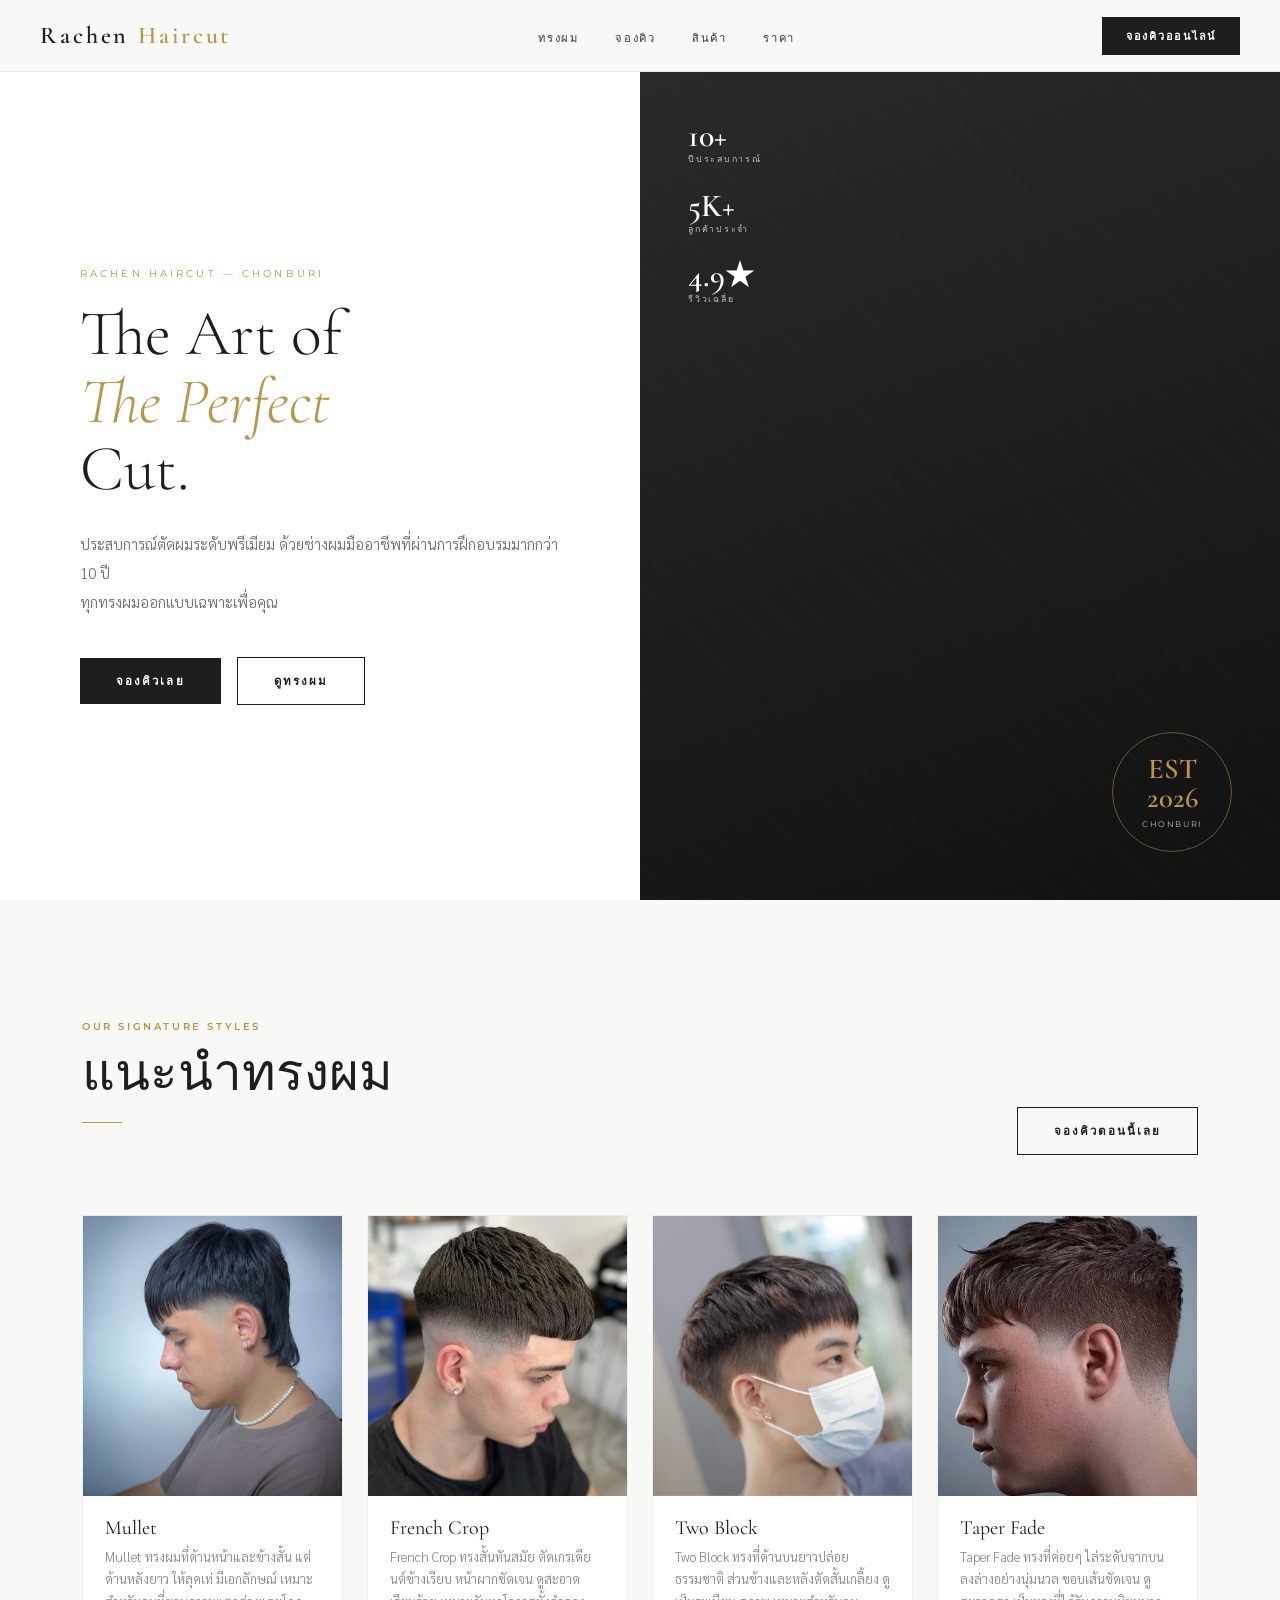
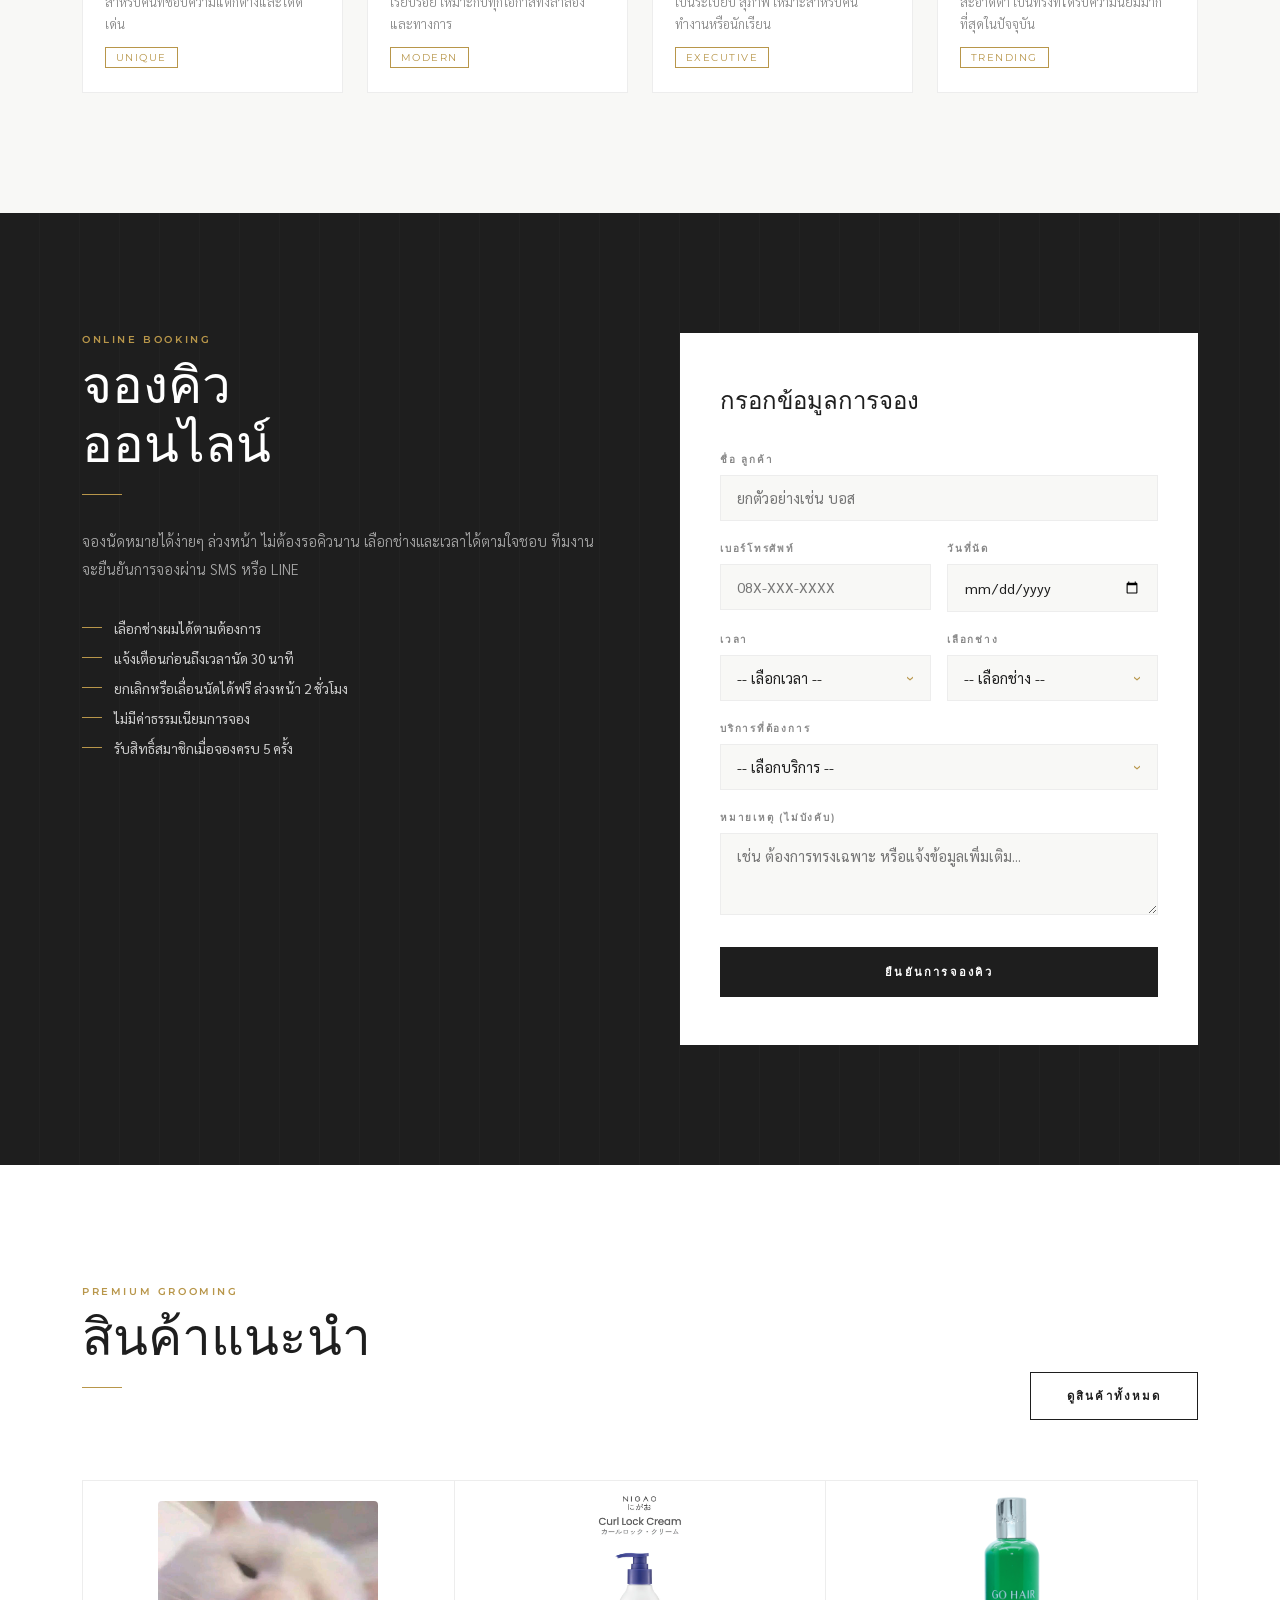
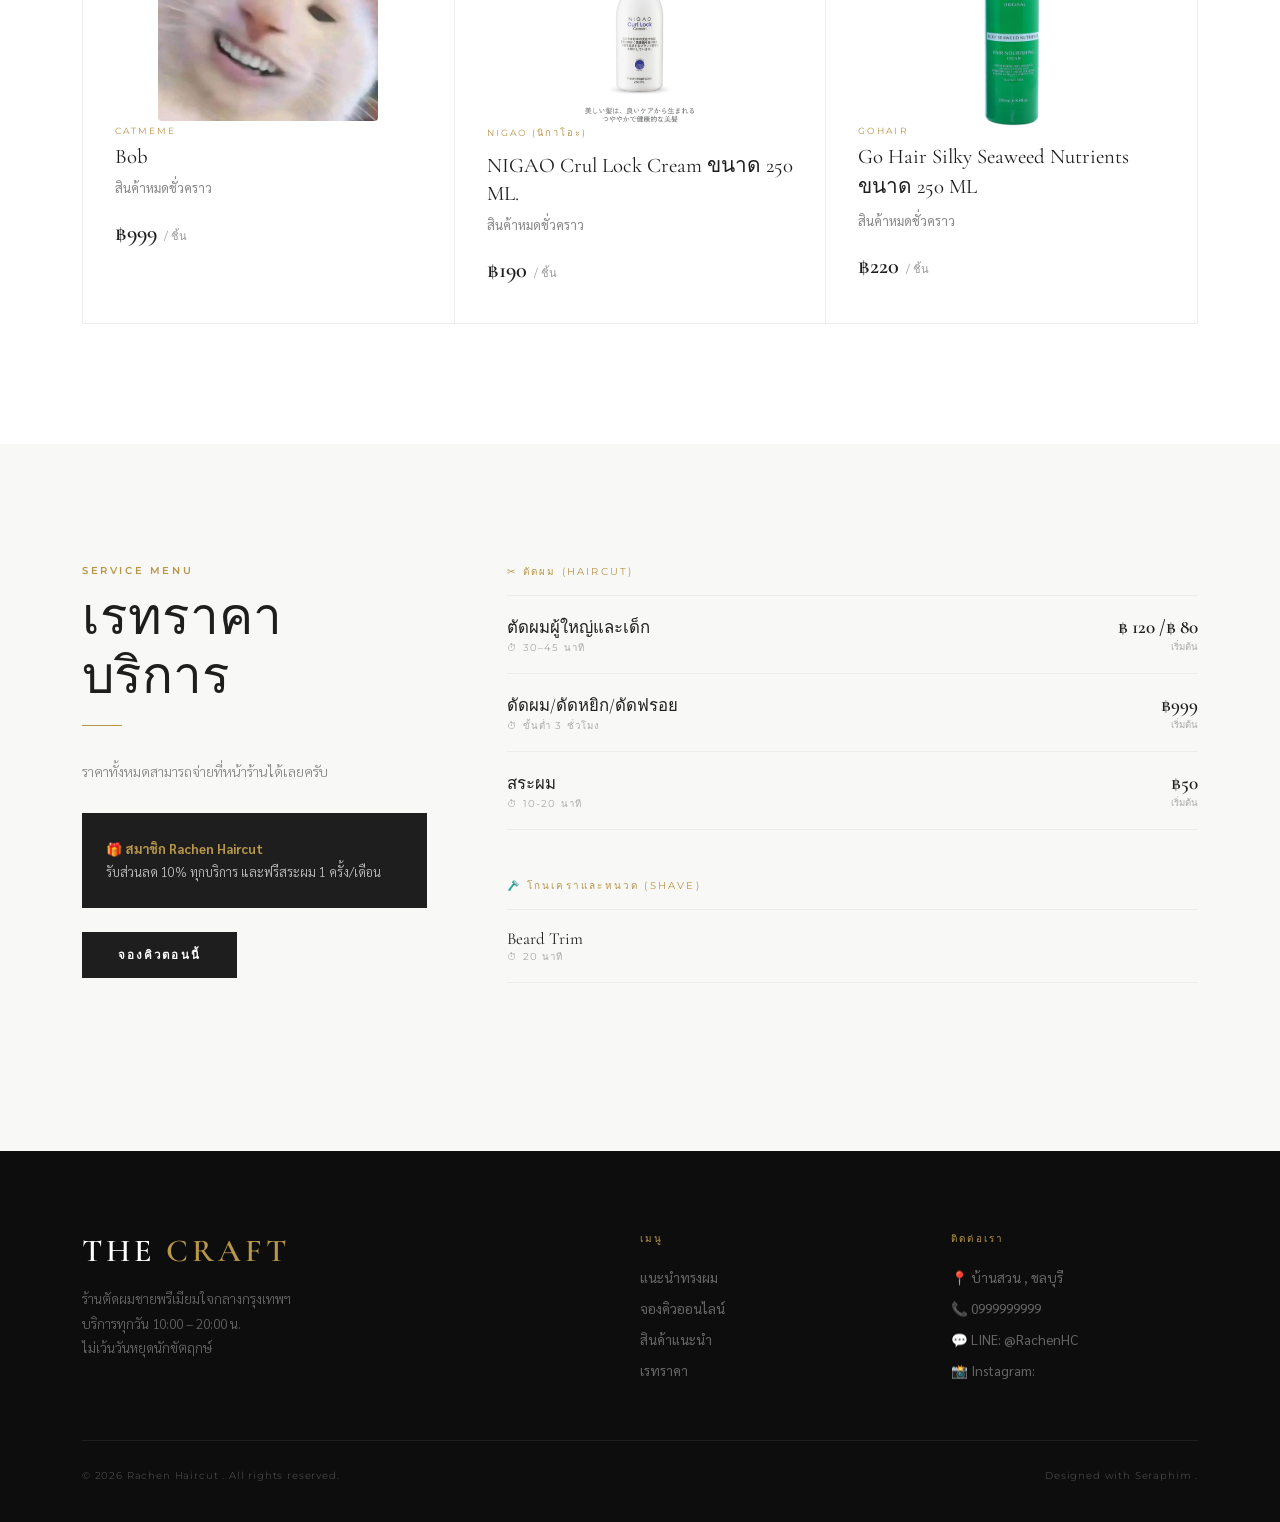
<file: index.html>
<!DOCTYPE html>
<html lang="th">
<head>
  <meta charset="UTF-8" />
  <meta name="viewport" content="width=device-width, initial-scale=1.0" />
  <title>Rachen — Haircut</title>
<link rel="icon" type="image/่jpg" href="images/favicon.jpg">

  <!-- Google Fonts -->
  <link rel="preconnect" href="https://fonts.googleapis.com" />
  <link href="https://fonts.googleapis.com/css2?family=Cormorant+Garamond:wght@300;400;600&family=Montserrat:wght@300;400;500;600&family=Sarabun:wght@300;400;500&display=swap" rel="stylesheet" />

  <!-- CSS -->
  <link rel="stylesheet" href="style.css" />
</head>

<body>

  <!-- ════════════════════════════
       NAVBAR
  ════════════════════════════ -->
  <nav id="navbar">
    <a class="nav-logo" href="#hero">Rachen <span>Haircut</span></a>
    <ul class="nav-links">
      <li><a href="#styles">ทรงผม</a></li>
      <li><a href="#booking">จองคิว</a></li>
      <li><a href="#products">สินค้า</a></li>
      <li><a href="#pricing">ราคา</a></li>
    </ul>
    <a class="nav-cta" href="#booking">จองคิวออนไลน์</a>
  </nav>

  <!-- ════════════════════════════
       HERO
  ════════════════════════════ -->
  <section id="hero">
    <div class="hero-left">
      <div class="hero-left-inner">
        <p class="hero-eyebrow">Rachen Haircut — Chonburi</p>
        <h1 class="hero-title">The Art of<br /><em>The Perfect</em><br />Cut.</h1>
        <p class="hero-desc">
          ประสบการณ์ตัดผมระดับพรีเมียม ด้วยช่างผมมืออาชีพที่ผ่านการฝึกอบรมมากกว่า 10 ปี<br />
          ทุกทรงผมออกแบบเฉพาะเพื่อคุณ
        </p>
        <div class="hero-actions">
          <a class="btn btn-dark" href="#booking">จองคิวเลย</a>
          <a class="btn btn-outline" href="#styles">ดูทรงผม</a>
        </div>
      </div>
    </div>
    <div class="hero-right">
      <div class="hero-right-bg"></div>
      <div class="hero-scissors">✂</div>
      <div class="hero-stats">
        <div class="hero-stat-item">
          <div class="hero-stat-num">10+</div>
          <div class="hero-stat-lbl">ปีประสบการณ์</div>
        </div>
        <div class="hero-stat-item">
          <div class="hero-stat-num">5K+</div>
          <div class="hero-stat-lbl">ลูกค้าประจำ</div>
        </div>
        <div class="hero-stat-item">
          <div class="hero-stat-num">4.9★</div>
          <div class="hero-stat-lbl">รีวิวเฉลี่ย</div>
        </div>
      </div>
      <div class="hero-badge">
        <div class="hero-badge-text">EST<br />2026</div>
        <div class="hero-badge-sub">Chonburi</div>
      </div>
    </div>
  </section>

  <!-- ════════════════════════════
       SECTION 1: แนะนำทรงผม
  ════════════════════════════ -->
  <section id="styles">
    <div class="container">
      <div class="styles-header fade-up">
        <div>
          <p class="section-label">Our Signature Styles</p>
          <h2 class="section-title">แนะนำทรงผม</h2>
          <div class="divider"></div>
        </div>
        <a class="btn btn-outline" href="#booking">จองคิวตอนนี้เลย</a>
      </div>
      <div class="styles-grid">
        <div class="style-card fade-up stagger-1">
          <div class="style-card-img c1">
            <img src="images/mullet.jpg" alt="Mullet" 
     style="width:100%; height:100%; object-fit:cover; display:block;">
            <div class="img-overlay"></div>
          </div>
          <div class="style-card-body">
            <h3 class="style-card-name">Mullet</h3>
            <p class="style-card-desc">Mullet
ทรงผมที่ด้านหน้าและข้างสั้น แต่ด้านหลังยาว ให้ลุคเท่ มีเอกลักษณ์ เหมาะสำหรับคนที่ชอบความแตกต่างและโดดเด่น</p>
            <span class="style-card-tag">UNIQUE</span>
          </div>
        </div>
        <div class="style-card fade-up stagger-2">
          <div class="style-card-img c2">
            <img src="images/French Crop.jpg" alt="French Crop" 
     style="width:100%; height:100%; object-fit:cover; display:block;">
            <div class="img-overlay"></div>
          </div>
          <div class="style-card-body">
            <h3 class="style-card-name">French Crop</h3>
            <p class="style-card-desc">French Crop
ทรงสั้นทันสมัย ตัดเกรเดียนต์ข้างเรียบ หน้าผากชัดเจน ดูสะอาดเรียบร้อย เหมาะกับทุกโอกาสทั้งลำลองและทางการ
</p>
            <span class="style-card-tag">Modern</span>
          </div>
        </div>
        <div class="style-card fade-up stagger-3">
          <div class="style-card-img c3">
            <img src="images/twoblock.jpg" alt="Two Block" 
     style="width:100%; height:100%; object-fit:cover; display:block;">
            <div class="img-overlay"></div>
          </div>
          <div class="style-card-body">
            <h3 class="style-card-name">Two Block</h3>
            <p class="style-card-desc">Two Block
ทรงที่ด้านบนยาวปล่อยธรรมชาติ ส่วนข้างและหลังตัดสั้นเกลี้ยง ดูเป็นระเบียบ สุภาพ เหมาะสำหรับคนทำงานหรือนักเรียน</p>
            <span class="style-card-tag">Executive</span>
          </div>
        </div>
        <div class="style-card fade-up stagger-4">
          <div class="style-card-img c4">
            <img src="images/taperfade.jpg" alt="Taper Fade" 
     style="width:100%; height:100%; object-fit:cover; display:block;">
            <div class="img-overlay"></div>
          </div>
          <div class="style-card-body">
            <h3 class="style-card-name">Taper Fade </h3>
            <p class="style-card-desc">Taper Fade ทรงที่ค่อยๆ ไล่ระดับจากบนลงล่างอย่างนุ่มนวล ขอบเส้นชัดเจน ดูสะอาดตา เป็นทรงที่ได้รับความนิยมมากที่สุดในปัจจุบัน
</p>
            <span class="style-card-tag">Trending</span>
          </div>
        </div>
      </div>
    </div>
  </section>

  <!-- ════════════════════════════
       SECTION 2: จองคิว
  ════════════════════════════ -->
  <section id="booking">
    <div class="container">
      <div class="booking-inner">
        <div class="booking-info fade-up">
          <p class="section-label">Online Booking</p>
          <h2 class="section-title">จองคิว<br />ออนไลน์</h2>
          <div class="divider"></div>
          <p class="booking-desc">
            จองนัดหมายได้ง่ายๆ ล่วงหน้า ไม่ต้องรอคิวนาน เลือกช่างและเวลาได้ตามใจชอบ
            ทีมงานจะยืนยันการจองผ่าน SMS หรือ LINE
          </p>
          <ul class="booking-features">
            <li>เลือกช่างผมได้ตามต้องการ</li>
            <li>แจ้งเตือนก่อนถึงเวลานัด 30 นาที</li>
            <li>ยกเลิกหรือเลื่อนนัดได้ฟรี ล่วงหน้า 2 ชั่วโมง</li>
            <li>ไม่มีค่าธรรมเนียมการจอง</li>
            <li>รับสิทธิ์สมาชิกเมื่อจองครบ 5 ครั้ง</li>
          </ul>
        </div>
        <div class="booking-form fade-up stagger-2">
          <h3 class="form-title">กรอกข้อมูลการจอง</h3>

          <div class="form-group">
            <label class="form-label" for="f-name">ชื่อ ลูกค้า </label>
            <input class="form-control" type="text" id="f-name" placeholder="ยกตัวอย่างเช่น บอส " />
          </div>
          <div class="form-row">
            <div class="form-group">
              <label class="form-label" for="f-tel">เบอร์โทรศัพท์</label>
              <input class="form-control" type="tel" id="f-tel" placeholder="08X-XXX-XXXX" />
            </div>
            <div class="form-group">
              <label class="form-label" for="f-date">วันที่นัด</label>
              <input class="form-control" type="date" id="f-date" />
            </div>
          </div>
          <div class="form-row">
            <div class="form-group">
              <label class="form-label" for="f-time">เวลา</label>
              <div class="form-select-wrap">
                <select class="form-select" id="f-time">
                  <option value="">-- เลือกเวลา --</option>
                  <option>10:00</option><option>10:30</option>
                  <option>11:00</option><option>11:30</option>
                  <option>12:00</option><option>13:00</option>
                  <option>13:30</option><option>14:00</option>
                  <option>14:30</option><option>15:00</option>
                  <option>15:30</option><option>16:00</option>
                  <option>17:00</option><option>17:30</option>
                  <option>18:00</option><option>18:30</option>
                  <option>19:00</option><option>19:30</option>
                </select>
              </div>
            </div>
            <div class="form-group">
              <label class="form-label" for="f-barber">เลือกช่าง</label>
              <div class="form-select-wrap">
                <select class="form-select" id="f-barber">
                  <option value="">-- เลือกช่าง --</option>
                  <option>ช่าง ปริ้น (ประสบการณ์ตัด 30 ปี)</option>
                </select>
              </div>
            </div>
          </div>
          <div class="form-group">
            <label class="form-label" for="f-service">บริการที่ต้องการ</label>
            <div class="form-select-wrap">
              <select class="form-select" id="f-service">
                <option value="">-- เลือกบริการ --</option>
                <option>ตัดผม </option>
                <option>โกนหนวด </option>
                <option>สระ +ตัด </option>
              </select>
            </div>
          </div>
          <div class="form-group">
            <label class="form-label" for="f-note">หมายเหตุ (ไม่บังคับ)</label>
            <textarea class="form-control" id="f-note" rows="3"
              placeholder="เช่น ต้องการทรงเฉพาะ หรือแจ้งข้อมูลเพิ่มเติม..."
              style="resize:vertical"></textarea>
          </div>
          <button class="form-submit" onclick="handleBooking()">ยืนยันการจองคิว</button>
        </div>
      </div>
    </div>
  </section>

  <!-- ════════════════════════════
       SECTION 3: สินค้าแนะนำ
  ════════════════════════════ -->
  <section id="products">
    <div class="container">
      <div class="products-header fade-up">
        <div>
          <p class="section-label">Premium Grooming</p>
          <h2 class="section-title">สินค้าแนะนำ</h2>
          <div class="divider"></div>
        </div>
        <a class="btn btn-outline" href="products.html">ดูสินค้าทั้งหมด</a>
      </div>
      <div class="products-grid">
        <div class="product-card fade-up stagger-1">
          <div class="product-img">
            <img src="images/Sale1.jpg" 
         style="width:220px;height:220px;object-fit:cover;border-radius:4px" />
  </div>
          <p class="product-brand">Catmeme</p>
          <h3 class="product-name">Bob</h3>
          <p class="product-desc">สินค้าหมดชั่วคราว </p>
          <div class="product-footer">
            <div class="product-price">฿999 <span>/ ชิ้น</span></div>
           <!-- <button class="product-add" onclick="addToCart(this)">+</button> -->
          </div>
        </div>
        <div class="product-card fade-up stagger-2">
          <div class="product-img">
          <img src="images/nigao.webp" 
         style="width:250px;height:250px;object-fit:cover;border-radius:4px" /> 
  </div>
          <p class="product-brand">NIGAO (นิกาโอะ)</p>
          <h3 class="product-name">NIGAO Crul Lock Cream ขนาด 250 ML.</h3>
          <p class="product-desc">สินค้าหมดชั่วคราว</p>
          <div class="product-footer">
            <div class="product-price">฿190 <span>/ ชิ้น</span></div>
          <!--  <button class="product-add" onclick="addToCart(this)">+</button> -->
          </div>
        </div>
        <div class="product-card fade-up stagger-3">
          <div class="product-img">
          <img src="images/goh2.webp" 
         style="width:250px;height:250px;object-fit:cover;border-radius:4px" />
  </div>
          <p class="product-brand">Gohair</p>
          <h3 class="product-name">Go Hair Silky Seaweed Nutrients
ขนาด 250 ML</h3>
          <p class="product-desc">สินค้าหมดชั่วคราว</p>
          <div class="product-footer">
            <div class="product-price">฿220 <span>/ ชิ้น</span></div>
          <!--  <button class="product-add" onclick="addToCart(this)">+</button> -->
          </div>
        </div>
      </div>
    </div>
  </section>

  <!-- ════════════════════════════
       SECTION 4: เรทราคา
  ════════════════════════════ -->
  <section id="pricing">
    <div class="container">
      <div class="pricing-inner">
        <div class="pricing-sticky fade-up">
          <p class="section-label">Service Menu</p>
          <h2 class="section-title">เรทราคา<br />บริการ</h2>
          <div class="divider"></div>
          <p style="font-size:0.88rem;color:#888;line-height:1.9;font-weight:300;">
            ราคาทั้งหมดสามารถจ่ายที่หน้าร้านได้เลยครับ
          </p>
          <div class="pricing-note">
            🎁 <strong style="color:var(--gold)">สมาชิก Rachen Haircut</strong><br />
            รับส่วนลด 10% ทุกบริการ และฟรีสระผม 1 ครั้ง/เดือน
          </div>
          <a class="btn btn-dark" href="#booking" style="margin-top:24px;display:inline-block">จองคิวตอนนี้</a>
        </div>
        <div class="pricing-table fade-up stagger-2">

          <!-- หมวด: ตัดผม -->
          <div class="price-category">
            <p class="price-cat-title">✂ ตัดผม (Haircut)</p>
            <div class="price-row">
              <div class="price-left">
                <div>
                  <div class="price-name">ตัดผมผู้ใหญ่และเด็ก</div>
                  <div class="price-time">⏱ 30–45 นาที</div>
                </div>
              </div>
              <div class="price-amount">฿ 120 /฿ 80<small>เริ่มต้น</small></div>
            </div>
            <div class="price-row">
              <div class="price-left">
                <div>
                  <div class="price-name">ดัดผม/ดัดหยิก/ดัดฟรอย</div>
                  <div class="price-time">⏱ ขั้นต่ำ 3 ชั่วโมง</div>
                </div>
              </div>
              <div class="price-amount">฿999<small>เริ่มต้น</small></div>
            </div>
            <div class="price-row">
              <div class="price-left">
                <div>
                  <div class="price-name">สระผม</div>
                  <div class="price-time">⏱ 10-20 นาที</div>
                </div>
              </div>
              <div class="price-amount">฿50<small>เริ่มต้น</small></div>
            </div>
          </div>

          <!-- หมวด: โกนเคราและหนวด -->
          <div class="price-category">
            <p class="price-cat-title">🪒 โกนเคราและหนวด (Shave)</p>
            <div class="price-row">
              <div class="price-left">
                <div>
                  <div class="price-name">Beard Trim</div>
                  <div class="price-time">⏱ 20 นาที</div>
                </div>
              </div>
          </div>

  
          </div>

        </div>
      </div>
    </div>
  </section>

  <!-- ════════════════════════════
       FOOTER
  ════════════════════════════ -->
  <footer id="footer">
    <div class="container">
      <div class="footer-inner">
        <div>
          <div class="footer-brand-logo">THE <span>CRAFT</span></div>
          <p class="footer-desc">
            ร้านตัดผมชายพรีเมียมใจกลางกรุงเทพฯ<br />
            บริการทุกวัน 10:00 – 20:00 น.<br />
            ไม่เว้นวันหยุดนักขัตฤกษ์
          </p>
        </div>
        <div>
          <p class="footer-col-title">เมนู</p>
          <ul class="footer-links">
            <li><a href="#styles">แนะนำทรงผม</a></li>
            <li><a href="#booking">จองคิวออนไลน์</a></li>
            <li><a href="#products">สินค้าแนะนำ</a></li>
            <li><a href="#pricing">เรทราคา</a></li>
          </ul>
        </div>
        <div>
          <p class="footer-col-title">ติดต่อเรา</p>
          <ul class="footer-links">
            <li><a href="#">📍 บ้านสวน , ชลบุรี</a></li>
            <li><a href="#">📞 0999999999</a></li>
            <li><a href="#">💬 LINE: @RachenHC</a></li>
            <li><a href="#">📸 Instagram: </a></li>
          </ul>
        </div>
      </div>
      <div class="footer-bottom">
        <span class="footer-copy">© 2026 Rachen Haircut . All rights reserved.</span>
        <span class="footer-copy">Designed with Seraphim .</span>
      </div>
    </div>
  </footer>

  <!-- ════════════════════════════
       MODAL (ยืนยันการจอง)
  ════════════════════════════ -->
  <div class="modal-overlay" id="modal">
    <div class="modal-box">
      <div class="modal-icon">✂️</div>
      <h3 class="modal-title">จองคิวสำเร็จ!</h3>
      <p class="modal-desc">
        ขอบคุณที่ไว้วางใจ Rachen Haircut<br />
        ทางร้านจะติดต่อเมื่อถึงคิวผ่านเบอร์โทรไปนะครับ<br />
      </p>
      <button class="modal-close" onclick="closeModal()">ตกลง</button>
    </div>
  </div>

  <!-- JavaScript -->
  <script src="script.js"></script>

</body>
</html>
</file>
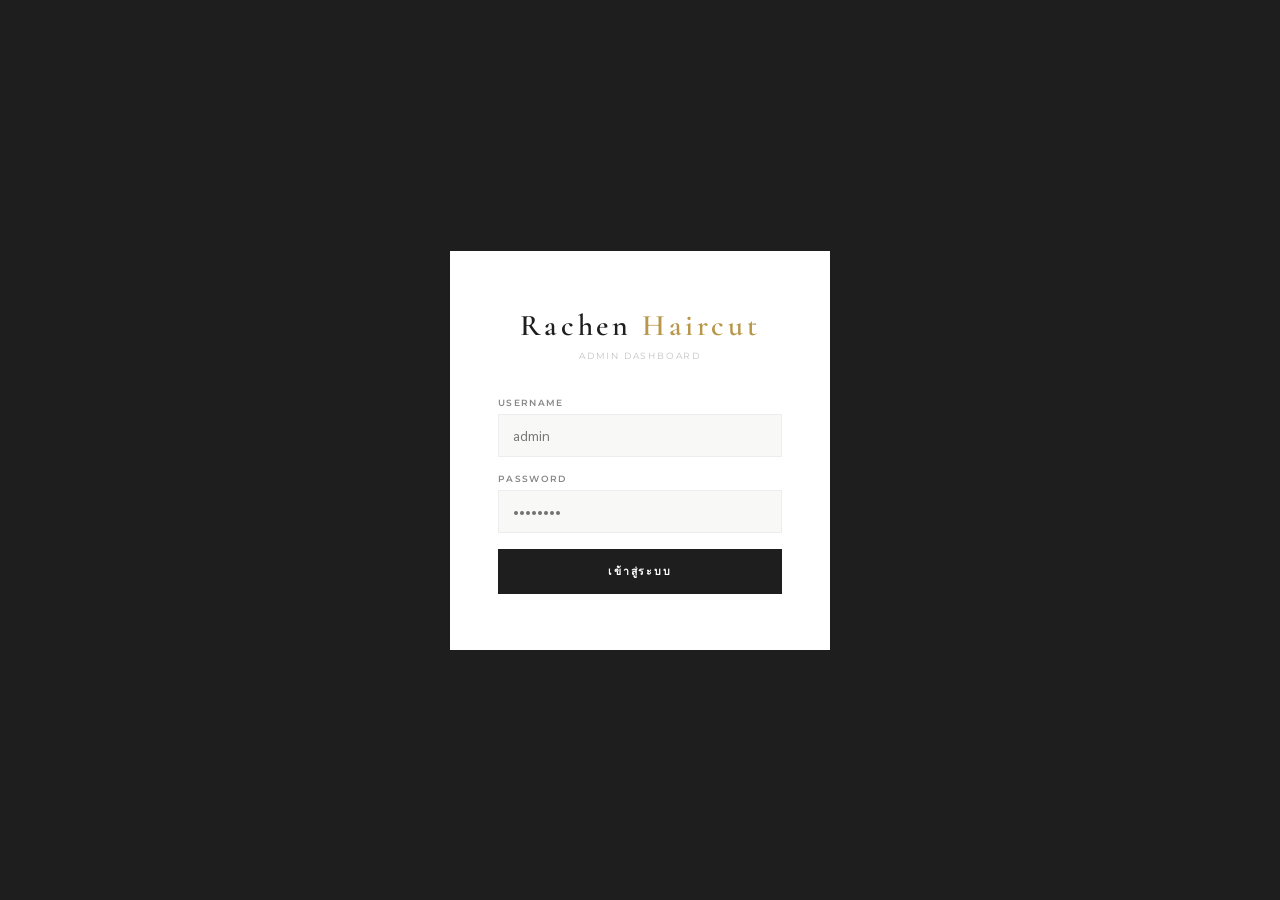
<file: admin.html>
<!DOCTYPE html>
<html lang="th">
<head>
  <meta charset="UTF-8" />
  <meta name="viewport" content="width=device-width, initial-scale=1.0" />
  <title>Admin — Rachen Haircut</title>
  <link href="https://fonts.googleapis.com/css2?family=Cormorant+Garamond:wght@300;400;600&family=Montserrat:wght@300;400;500;600&family=Sarabun:wght@300;400;500&display=swap" rel="stylesheet" />
  <style>
    :root {
      --white:    #FFFFFF;
      --off:      #F8F8F6;
      --light:    #EDEDED;
      --mid:      #C2C2C2;
      --dark:     #3A3A3A;
      --charcoal: #1E1E1E;
      --black:    #0D0D0D;
      --gold:     #B8964A;
      --green:    #4CAF50;
      --red:      #E53935;
      --blue:     #1976D2;
      --font-d: 'Cormorant Garamond', serif;
      --font-u: 'Montserrat', sans-serif;
      --font-b: 'Sarabun', sans-serif;
      --tr: 0.3s ease;
    }
    *, *::before, *::after { box-sizing: border-box; margin: 0; padding: 0; }
    html { font-size: 15px; }
    body { font-family: var(--font-b); background: var(--off); color: var(--charcoal); }

    /* ══ LOGIN ══ */
    #login-screen {
      position: fixed; inset: 0;
      background: var(--charcoal);
      display: flex; align-items: center; justify-content: center;
      z-index: 9999; transition: opacity 0.5s ease;
    }
    #login-screen.hidden { opacity: 0; pointer-events: none; }
    .login-box { background: var(--white); padding: 56px 48px; width: 380px; text-align: center; }
    .login-logo { font-family: var(--font-d); font-size: 2rem; font-weight: 600; letter-spacing: 0.12em; margin-bottom: 6px; }
    .login-logo span { color: var(--gold); }
    .login-sub { font-family: var(--font-u); font-size: 0.6rem; letter-spacing: 0.2em; text-transform: uppercase; color: var(--mid); margin-bottom: 36px; }
    .login-label { display: block; text-align: left; font-family: var(--font-u); font-size: 0.6rem; font-weight: 600; letter-spacing: 0.15em; text-transform: uppercase; color: #888; margin-bottom: 6px; }
    .login-input { width: 100%; padding: 12px 14px; border: 1px solid var(--light); background: var(--off); font-family: var(--font-b); font-size: 0.9rem; outline: none; margin-bottom: 16px; transition: border-color var(--tr); }
    .login-input:focus { border-color: var(--gold); }
    .login-btn { width: 100%; padding: 14px; background: var(--charcoal); color: var(--white); border: none; cursor: pointer; font-family: var(--font-u); font-size: 0.7rem; font-weight: 600; letter-spacing: 0.18em; text-transform: uppercase; transition: background var(--tr); }
    .login-btn:hover { background: var(--gold); }
    .login-err { margin-top: 14px; font-size: 0.82rem; color: var(--red); display: none; }
    .login-hint { margin-top: 20px; font-size: 0.75rem; color: var(--mid); }

    /* ══ APP LAYOUT ══ */
    #app { display: none; min-height: 100vh; }
    #app.show { display: flex; }

    /* ── Sidebar ── */
    #sidebar { width: 220px; flex-shrink: 0; background: var(--charcoal); min-height: 100vh; display: flex; flex-direction: column; position: sticky; top: 0; height: 100vh; }
    .sb-logo { padding: 28px 24px 24px; border-bottom: 1px solid rgba(255,255,255,0.07); }
    .sb-logo-text { font-family: var(--font-d); font-size: 1.3rem; font-weight: 600; color: var(--white); letter-spacing: 0.1em; }
    .sb-logo-text span { color: var(--gold); }
    .sb-logo-sub { font-family: var(--font-u); font-size: 0.52rem; letter-spacing: 0.2em; text-transform: uppercase; color: #555; margin-top: 3px; }
    .sb-nav { padding: 20px 0; flex: 1; }
    .sb-link { display: flex; align-items: center; gap: 12px; padding: 13px 24px; font-family: var(--font-u); font-size: 0.68rem; font-weight: 500; letter-spacing: 0.12em; text-transform: uppercase; color: #666; cursor: pointer; transition: all var(--tr); border-left: 3px solid transparent; }
    .sb-link:hover { color: #ccc; background: rgba(255,255,255,0.03); }
    .sb-link.active { color: var(--white); border-left-color: var(--gold); background: rgba(255,255,255,0.05); }
    .sb-icon { font-size: 1rem; width: 20px; text-align: center; }
    .sb-bottom { padding: 20px 24px; border-top: 1px solid rgba(255,255,255,0.07); }
    .sb-logout { font-family: var(--font-u); font-size: 0.62rem; letter-spacing: 0.15em; text-transform: uppercase; color: #555; cursor: pointer; transition: color var(--tr); display: flex; align-items: center; gap: 8px; }
    .sb-logout:hover { color: var(--red); }

    /* ── Main ── */
    #main { flex: 1; overflow-y: auto; padding: 36px 40px; }
    .page { display: none; }
    .page.active { display: block; }
    .page-header { margin-bottom: 32px; }
    .page-title { font-family: var(--font-d); font-size: 2rem; font-weight: 300; color: var(--charcoal); }
    .page-sub { font-family: var(--font-u); font-size: 0.62rem; letter-spacing: 0.15em; text-transform: uppercase; color: var(--mid); margin-top: 4px; }

    /* ── Stat Cards ── */
    .stat-grid { display: grid; grid-template-columns: repeat(4, 1fr); gap: 20px; margin-bottom: 32px; }
    .stat-card { background: var(--white); border: 1px solid var(--light); padding: 24px 22px; }
    .stat-label { font-family: var(--font-u); font-size: 0.58rem; letter-spacing: 0.18em; text-transform: uppercase; color: var(--mid); margin-bottom: 10px; }
    .stat-value { font-family: var(--font-d); font-size: 2rem; font-weight: 600; color: var(--charcoal); line-height: 1; }
    .stat-change { font-family: var(--font-u); font-size: 0.62rem; margin-top: 8px; }
    .stat-change.up { color: var(--green); }

    /* ── Chart ── */
    .chart-card { background: var(--white); border: 1px solid var(--light); padding: 28px; margin-bottom: 24px; }
    .chart-title { font-family: var(--font-u); font-size: 0.65rem; letter-spacing: 0.18em; text-transform: uppercase; color: var(--dark); margin-bottom: 24px; display: flex; justify-content: space-between; align-items: center; }
    .chart-bars { display: flex; align-items: flex-end; gap: 8px; height: 160px; }
    .bar-wrap { flex: 1; display: flex; flex-direction: column; align-items: center; gap: 6px; height: 100%; justify-content: flex-end; }
    .bar { border-radius: 1px; transition: height 0.6s ease; cursor: pointer; }
    .bar.income { background: var(--charcoal); }
    .bar.expense { background: var(--light); }
    .bar:hover { opacity: 0.75; }
    .bar-day { font-family: var(--font-u); font-size: 0.58rem; color: var(--mid); text-align: center; }
    .chart-legend { display: flex; gap: 20px; margin-top: 16px; }
    .legend-item { display: flex; align-items: center; gap: 8px; font-family: var(--font-u); font-size: 0.62rem; color: var(--dark); }
    .legend-dot { width: 10px; height: 10px; }
    .legend-dot.i { background: var(--charcoal); }
    .legend-dot.e { background: var(--light); border: 1px solid var(--mid); }

    /* ── Table ── */
    .table-card { background: var(--white); border: 1px solid var(--light); overflow: hidden; }
    .table-header { padding: 20px 24px 0; display: flex; justify-content: space-between; align-items: center; }
    .table-title { font-family: var(--font-u); font-size: 0.65rem; letter-spacing: 0.18em; text-transform: uppercase; color: var(--dark); }
    .table-search { padding: 8px 14px; border: 1px solid var(--light); background: var(--off); font-family: var(--font-b); font-size: 0.82rem; outline: none; width: 200px; transition: border-color var(--tr); }
    .table-search:focus { border-color: var(--gold); }
    table { width: 100%; border-collapse: collapse; margin-top: 16px; }
    thead tr { border-bottom: 2px solid var(--light); }
    th { padding: 10px 24px; font-family: var(--font-u); font-size: 0.58rem; font-weight: 600; letter-spacing: 0.14em; text-transform: uppercase; color: var(--mid); text-align: left; }
    td { padding: 14px 24px; font-size: 0.88rem; border-bottom: 1px solid var(--light); }
    tr:last-child td { border-bottom: none; }
    tbody tr:hover { background: var(--off); }

    /* ── Badge ── */
    .badge { display: inline-block; padding: 3px 10px; font-family: var(--font-u); font-size: 0.58rem; font-weight: 600; letter-spacing: 0.1em; text-transform: uppercase; }
    .badge-pending  { background: #FFF8E1; color: #F9A825; }
    .badge-confirm  { background: #E8F5E9; color: #2E7D32; }
    .badge-done     { background: #E3F2FD; color: #1565C0; }
    .badge-cancel   { background: #FFEBEE; color: #C62828; }

    /* ── Action Buttons ── */
    .action-btn { padding: 5px 12px; border: none; cursor: pointer; font-family: var(--font-u); font-size: 0.6rem; font-weight: 600; letter-spacing: 0.1em; text-transform: uppercase; transition: all var(--tr); margin-right: 4px; }
    .btn-confirm { background: var(--green); color: var(--white); }
    .btn-confirm:hover { opacity: 0.8; }
    .btn-cancel  { background: var(--light); color: var(--dark); }
    .btn-cancel:hover  { background: var(--red); color: var(--white); }
    .btn-done    { background: var(--blue); color: var(--white); }
    .btn-done:hover { opacity: 0.8; }

    /* ── Filter Bar ── */
    .filter-bar { display: flex; gap: 12px; align-items: center; margin-bottom: 24px; flex-wrap: wrap; }
    .filter-label { font-family: var(--font-u); font-size: 0.62rem; letter-spacing: 0.14em; text-transform: uppercase; color: var(--mid); }
    .filter-input { padding: 8px 12px; border: 1px solid var(--light); background: var(--white); font-family: var(--font-b); font-size: 0.85rem; outline: none; transition: border-color var(--tr); }
    .filter-input:focus { border-color: var(--gold); }
    .filter-btn { padding: 8px 20px; background: var(--charcoal); color: var(--white); border: none; cursor: pointer; font-family: var(--font-u); font-size: 0.62rem; font-weight: 600; letter-spacing: 0.1em; text-transform: uppercase; transition: background var(--tr); }
    .filter-btn:hover { background: var(--gold); }

    /* ── Finance ── */
    .summary-box { background: var(--charcoal); color: var(--white); padding: 24px 28px; margin-bottom: 24px; display: flex; gap: 40px; align-items: center; }
    .sum-label { font-family: var(--font-u); font-size: 0.58rem; letter-spacing: 0.18em; text-transform: uppercase; color: #666; }
    .sum-val { font-family: var(--font-d); font-size: 1.8rem; font-weight: 600; line-height: 1.2; }
    .sum-val.g { color: var(--green); }
    .sum-val.r { color: var(--red); }
    .sum-val.w { color: var(--white); }
    .sum-divider { width: 1px; background: #333; align-self: stretch; }
    .finance-grid { display: grid; grid-template-columns: 1fr 1fr; gap: 24px; margin-bottom: 24px; }
    .fin-card { background: var(--white); border: 1px solid var(--light); padding: 28px; }
    .fin-title { font-family: var(--font-u); font-size: 0.62rem; letter-spacing: 0.18em; text-transform: uppercase; color: var(--mid); margin-bottom: 16px; display: flex; justify-content: space-between; }
    .fin-add-btn { padding: 4px 12px; background: var(--charcoal); color: var(--white); border: none; cursor: pointer; font-family: var(--font-u); font-size: 0.58rem; font-weight: 600; letter-spacing: 0.1em; text-transform: uppercase; transition: background var(--tr); }
    .fin-add-btn:hover { background: var(--gold); }
    .fin-list { list-style: none; }
    .fin-row { display: flex; justify-content: space-between; align-items: center; padding: 11px 0; border-bottom: 1px solid var(--light); font-size: 0.87rem; }
    .fin-row:last-child { border-bottom: none; }
    .fin-name { color: var(--dark); }
    .fin-amount.pos { color: var(--green); font-weight: 600; font-family: var(--font-d); font-size: 1rem; }
    .fin-amount.neg { color: var(--red); font-weight: 600; font-family: var(--font-d); font-size: 1rem; }
    .fin-del { background: none; border: none; cursor: pointer; color: var(--light); font-size: 1rem; transition: color var(--tr); padding: 0 4px; }
    .fin-del:hover { color: var(--red); }
    .add-form { display: none; background: var(--off); border: 1px solid var(--light); padding: 16px; margin-bottom: 16px; }
    .add-form.open { display: block; }
    .add-row { display: flex; gap: 10px; }
    .add-input { flex: 1; padding: 9px 12px; border: 1px solid var(--light); background: var(--white); font-family: var(--font-b); font-size: 0.85rem; outline: none; transition: border-color var(--tr); }
    .add-input:focus { border-color: var(--gold); }
    .add-save { padding: 9px 20px; background: var(--charcoal); color: var(--white); border: none; cursor: pointer; font-family: var(--font-u); font-size: 0.62rem; font-weight: 600; letter-spacing: 0.1em; text-transform: uppercase; transition: background var(--tr); }
    .add-save:hover { background: var(--gold); }

    /* ── Toast Container ── */
    #toast-container {
      position: fixed; top: 20px; right: 20px;
      z-index: 9999;
      display: flex; flex-direction: column; gap: 10px;
      pointer-events: none;
    }

    /* ── Toast Item ── */
    .toast-item {
      display: flex; align-items: flex-start; gap: 12px;
      min-width: 300px; max-width: 360px;
      background: var(--white);
      border-left: 4px solid var(--charcoal);
      box-shadow: 0 8px 32px rgba(0,0,0,0.12);
      padding: 14px 16px 10px;
      pointer-events: all;
      cursor: pointer;
      overflow: hidden;
      position: relative;
      animation: toastIn 0.35s cubic-bezier(0.34,1.56,0.64,1) forwards;
    }
    .toast-item.hiding {
      animation: toastOut 0.3s ease forwards;
    }
    .toast-item.success { border-left-color: var(--green); }
    .toast-item.error   { border-left-color: var(--red); }
    .toast-item.warning { border-left-color: #F9A825; }
    .toast-item.info    { border-left-color: var(--blue); }

    .toast-icon { font-size: 1.1rem; margin-top: 1px; flex-shrink: 0; }
    .toast-body { flex: 1; }
    .toast-title {
      font-family: var(--font-u); font-size: 0.68rem;
      font-weight: 600; letter-spacing: 0.1em;
      text-transform: uppercase; color: var(--charcoal);
      margin-bottom: 3px;
    }
    .toast-msg {
      font-family: var(--font-b); font-size: 0.82rem;
      color: #666; line-height: 1.4;
    }
    .toast-close {
      background: none; border: none; cursor: pointer;
      color: var(--mid); font-size: 1rem; line-height: 1;
      padding: 0; flex-shrink: 0;
      transition: color 0.2s;
    }
    .toast-close:hover { color: var(--charcoal); }

    /* Progress bar */
    .toast-progress {
      position: absolute; bottom: 0; left: 0;
      height: 3px; width: 100%;
      background: rgba(0,0,0,0.08);
      transform-origin: left;
    }
    .toast-progress-bar {
      height: 100%; width: 100%;
      transform-origin: left;
      animation: progressShrink linear forwards;
    }
    .toast-item.success .toast-progress-bar { background: var(--green); }
    .toast-item.error   .toast-progress-bar { background: var(--red); }
    .toast-item.warning .toast-progress-bar { background: #F9A825; }
    .toast-item.info    .toast-progress-bar { background: var(--blue); }

    /* Animations */
    @keyframes toastIn {
      from { opacity: 0; transform: translateX(60px) scale(0.95); }
      to   { opacity: 1; transform: translateX(0) scale(1); }
    }
    @keyframes toastOut {
      from { opacity: 1; transform: translateX(0) scale(1); max-height: 120px; margin-bottom: 0; }
      to   { opacity: 0; transform: translateX(60px) scale(0.95); max-height: 0; margin-bottom: -10px; }
    }
    @keyframes progressShrink {
      from { transform: scaleX(1); }
      to   { transform: scaleX(0); }
    }
    @keyframes pulse {
      0%, 100% { opacity: 1; transform: scale(1); }
      50%       { opacity: 0.4; transform: scale(0.7); }
    }
    .stat-card { transition: box-shadow 0.3s ease; }
    .stat-card.flash { box-shadow: 0 0 0 2px var(--gold); }

    @media (max-width: 900px) {
      .stat-grid { grid-template-columns: 1fr 1fr; }
      .finance-grid { grid-template-columns: 1fr; }
    }
  </style>
</head>
<body>

<!-- ══ LOGIN ══ -->
<div id="login-screen">
  <div class="login-box">
    <div class="login-logo">Rachen <span>Haircut</span></div>
    <div class="login-sub">Admin Dashboard</div>
    <label class="login-label" for="l-user">Username</label>
    <input class="login-input" type="text" id="l-user" placeholder="admin" />
    <label class="login-label" for="l-pass">Password</label>
    <input class="login-input" type="password" id="l-pass" placeholder="••••••••"
      onkeydown="if(event.key==='Enter') doLogin()" />
    <button class="login-btn" onclick="doLogin()">เข้าสู่ระบบ</button>
    <div class="login-err" id="l-err">Username หรือ Password ไม่ถูกต้อง</div>
  <!--  <div class="login-hint">💡 Demo: admin / admin1234</div> -->
  </div>
</div>

<!-- ══ APP ══ -->
<div id="app">

  <!-- Sidebar -->
  <div id="sidebar">
    <div class="sb-logo">
      <div class="sb-logo-text">Rachen <span>Haircut</span></div>
      <div class="sb-logo-sub">Admin Panel</div>
    </div>
    <nav class="sb-nav">
      <div class="sb-link active" onclick="goto('dashboard', this)">
        <span class="sb-icon">📊</span><span>ภาพรวม</span>
      </div>
      <div class="sb-link" onclick="goto('bookings', this)">
        <span class="sb-icon">📅</span><span>รายการจอง</span>
      </div>
      <div class="sb-link" onclick="goto('finance', this)">
        <span class="sb-icon">💰</span><span>รายรับ-รายจ่าย</span>
      </div>
    </nav>
    <div class="sb-bottom">
      <div class="sb-logout" onclick="doLogout()">
        <span>🚪</span><span>ออกจากระบบ</span>
      </div>
    </div>
  </div>

  <!-- Main -->
  <div id="main">

    <!-- PAGE: Dashboard -->
    <div class="page active" id="page-dashboard">
      <div class="page-header">
        <div style="display:flex;justify-content:space-between;align-items:flex-start">
          <div>
            <div class="page-title">ภาพรวมวันนี้</div>
            <div class="page-sub" id="dash-date"></div>
          </div>
          <div style="display:flex;align-items:center;gap:8px;margin-top:8px">
            <span id="live-dot" style="width:8px;height:8px;border-radius:50%;background:var(--green);display:inline-block;animation:pulse 2s infinite"></span>
            <span style="font-family:var(--font-u);font-size:0.58rem;letter-spacing:0.12em;text-transform:uppercase;color:var(--mid)">Live — อัปเดตทุก 5 วิ</span>
            <span id="last-updated" style="font-family:var(--font-u);font-size:0.58rem;color:var(--mid)"></span>
          </div>
        </div>
      </div>
      <div class="stat-grid">
        <div class="stat-card" id="card-today">
          <div class="stat-label">การจองวันนี้</div>
          <div class="stat-value" id="s-today">—</div>
          <div class="stat-change" id="s-today-change">...</div>
        </div>
        <div class="stat-card" id="card-income">
          <div class="stat-label">รายรับวันนี้</div>
          <div class="stat-value" id="s-income">—</div>
          <div class="stat-change" id="s-income-change">...</div>
        </div>
        <div class="stat-card" id="card-pending">
          <div class="stat-label">รอยืนยัน</div>
          <div class="stat-value" id="s-pending">—</div>
          <div class="stat-change" id="s-pending-change" style="color:#F9A825">⏳ รอดำเนินการ</div>
        </div>
        <div class="stat-card" id="card-done">
          <div class="stat-label">เสร็จแล้ววันนี้</div>
          <div class="stat-value" id="s-done">—</div>
          <div class="stat-change up" id="s-done-change">✓ เสร็จเรียบร้อย</div>
        </div>
      </div>
      <div class="chart-card">
        <div class="chart-title">
          <span>รายรับ-รายจ่าย 7 วันล่าสุด</span>
          <span style="color:var(--mid);font-size:0.58rem">ข้อมูลตัวอย่าง</span>
        </div>
        <div class="chart-bars" id="chart-bars"></div>
        <div class="chart-legend">
          <div class="legend-item"><div class="legend-dot i"></div>รายรับ</div>
          <div class="legend-item"><div class="legend-dot e"></div>รายจ่าย</div>
        </div>
      </div>
      <div class="table-card">
        <div class="table-header"><div class="table-title">การจองล่าสุด</div></div>
        <table>
          <thead><tr>
            <th>ชื่อลูกค้า</th><th>บริการ</th><th>ช่าง</th><th>วันที่ / เวลา</th><th>สถานะ</th>
          </tr></thead>
          <tbody id="dash-recent"></tbody>
        </table>
      </div>
    </div>

    <!-- PAGE: Bookings -->
    <div class="page" id="page-bookings">
      <div class="page-header">
        <div class="page-title">รายการจองทั้งหมด</div>
        <div class="page-sub">จัดการนัดหมายและสถานะ</div>
      </div>
      <div class="filter-bar">
        <span class="filter-label">วันที่</span>
        <input class="filter-input" type="date" id="bk-filter-date" />
        <span class="filter-label">สถานะ</span>
        <select class="filter-input" id="bk-filter-status" style="appearance:none">
          <option value="">ทั้งหมด</option>
          <option value="pending">รอยืนยัน</option>
          <option value="confirm">ยืนยันแล้ว</option>
          <option value="done">เสร็จแล้ว</option>
          <option value="cancel">ยกเลิก</option>
        </select>
        <button class="filter-btn" onclick="renderBookings()">กรอง</button>
      </div>
      <div class="table-card">
        <div class="table-header">
          <div class="table-title">รายการจอง</div>
          <input class="table-search" type="text" placeholder="ค้นหาชื่อ..." id="bk-search" oninput="renderBookings()" />
        </div>
        <table>
          <thead><tr>
            <th>#</th><th>ชื่อลูกค้า</th><th>เบอร์โทร</th><th>บริการ</th>
            <th>ช่าง</th><th>วันที่</th><th>เวลา</th><th>สถานะ</th><th>จัดการ</th>
          </tr></thead>
          <tbody id="bk-tbody"></tbody>
        </table>
      </div>
    </div>

    <!-- PAGE: Finance -->
    <div class="page" id="page-finance">
      <div class="page-header">
        <div class="page-title">รายรับ - รายจ่าย</div>
        <div class="page-sub">ติดตามการเงินรายวัน</div>
      </div>
      <div class="summary-box">
        <div>
          <div class="sum-label">รายรับเดือนนี้</div>
          <div class="sum-val g" id="f-income-total">฿0</div>
        </div>
        <div class="sum-divider"></div>
        <div>
          <div class="sum-label">รายจ่ายเดือนนี้</div>
          <div class="sum-val r" id="f-expense-total">฿0</div>
        </div>
        <div class="sum-divider"></div>
        <div>
          <div class="sum-label">กำไรสุทธิ</div>
          <div class="sum-val w" id="f-profit">฿0</div>
        </div>
      </div>
      <div class="finance-grid">
        <!-- Income -->
        <div class="fin-card">
          <div class="fin-title">
            <span>💚 รายรับ</span>
            <button class="fin-add-btn" onclick="toggleForm('income-form')">+ เพิ่ม</button>
          </div>
          <div class="add-form" id="income-form">
            <div class="add-row">
              <input class="add-input" type="text" id="in-name" placeholder="รายละเอียด เช่น ตัดผม x2" />
              <input class="add-input" type="number" id="in-amt" placeholder="จำนวน (บาท)" style="max-width:140px" />
              <button class="add-save" onclick="addFinance('income')">บันทึก</button>
            </div>
          </div>
          <ul class="fin-list" id="income-list"></ul>
        </div>
        <!-- Expense -->
        <div class="fin-card">
          <div class="fin-title">
            <span>❤️ รายจ่าย</span>
            <button class="fin-add-btn" onclick="toggleForm('expense-form')">+ เพิ่ม</button>
          </div>
          <div class="add-form" id="expense-form">
            <div class="add-row">
              <input class="add-input" type="text" id="ex-name" placeholder="รายละเอียด เช่น ค่าผลิตภัณฑ์" />
              <input class="add-input" type="number" id="ex-amt" placeholder="จำนวน (บาท)" style="max-width:140px" />
              <button class="add-save" onclick="addFinance('expense')">บันทึก</button>
            </div>
          </div>
          <ul class="fin-list" id="expense-list"></ul>
        </div>
      </div>
      <div class="table-card">
        <div class="table-header"><div class="table-title">ประวัติรายการทั้งหมด</div></div>
        <table>
          <thead><tr>
            <th>วันที่</th><th>รายละเอียด</th><th>ประเภท</th><th>จำนวนเงิน</th><th>ลบ</th>
          </tr></thead>
          <tbody id="fin-tbody"></tbody>
        </table>
      </div>
    </div>

  </div>
</div>

<div id="toast-container"></div>

<script>
/* ════════════════════════════════════════
   CONFIG
════════════════════════════════════════ */
const ADMIN_USER = 'admin';
const ADMIN_PASS = 'admin1234';

const STORAGE_BOOKINGS = 'craft_bookings';
const STORAGE_FINANCES = 'craft_finances';

const statusLabel = { pending:'รอยืนยัน', confirm:'ยืนยันแล้ว', done:'เสร็จแล้ว', cancel:'ยกเลิก' };
const statusClass = { pending:'badge-pending', confirm:'badge-confirm', done:'badge-done', cancel:'badge-cancel' };

/* ════════════════════════════════════════
   localStorage HELPERS
════════════════════════════════════════ */
function loadBookings() {
  return JSON.parse(localStorage.getItem(STORAGE_BOOKINGS) || '[]');
}
function saveBookings(data) {
  localStorage.setItem(STORAGE_BOOKINGS, JSON.stringify(data));
}
function loadFinances() {
  // ถ้ายังไม่มีข้อมูลเลย ใส่ข้อมูลตัวอย่างให้ก่อน
  const raw = localStorage.getItem(STORAGE_FINANCES);
  if (raw) return JSON.parse(raw);
  const demo = [
    { id:1,  type:'income',  name:'ตัดผม Classic Cut x3',  amount:750,  date:'2025-04-27' },
    { id:2,  type:'income',  name:'Cut + Fade x2',          amount:700,  date:'2025-04-27' },
    { id:3,  type:'income',  name:'Hot Towel Shave',        amount:250,  date:'2025-04-27' },
    { id:4,  type:'expense', name:'ค่าผลิตภัณฑ์ Pomade',   amount:490,  date:'2025-04-27' },
    { id:5,  type:'expense', name:'ค่าน้ำ-ไฟ',             amount:300,  date:'2025-04-27' },
    { id:6,  type:'income',  name:'Classic Cut x2',         amount:500,  date:'2025-04-26' },
    { id:7,  type:'expense', name:'ค่าเช่าร้าน (รายวัน)',  amount:800,  date:'2025-04-26' },
    { id:8,  type:'income',  name:'Cut + Styling x4',       amount:1800, date:'2025-04-25' },
    { id:9,  type:'expense', name:'ค่าใบมีด + ผ้า',        amount:350,  date:'2025-04-25' },
  ];
  localStorage.setItem(STORAGE_FINANCES, JSON.stringify(demo));
  return demo;
}
function saveFinances(data) {
  localStorage.setItem(STORAGE_FINANCES, JSON.stringify(data));
}

/* ════════════════════════════════════════
   AUTO-REFRESH — Real-time ทุก 5 วินาที
════════════════════════════════════════ */
let lastBookingCount = 0;
let lastPing = '';

function startAutoRefresh() {
  // อัปเดต stats ทันทีตอนเริ่ม
  renderDashStats();

  setInterval(() => {
    // ── เช็คจำนวนการจองใหม่ ──
    const current = loadBookings().length;
    if (current > lastBookingCount) {
      lastBookingCount = current;
      renderDashRecent();
      showToast('มีการจองใหม่เข้ามา!', 'info');
    }

    // ── เช็ค ping จากหน้า index.html ──
    const ping = localStorage.getItem('craft_booking_ping') || '';
    if (ping && ping !== lastPing) {
      lastPing = ping;
      renderDashRecent();
    }

    // ── อัปเดต stats ทุก 5 วินาทีเสมอ ──
    renderDashStats();

  }, 5000); // ทุก 5 วินาที
}

/* ════════════════════════════════════════
   LOGIN
════════════════════════════════════════ */
function doLogin() {
  const u = document.getElementById('l-user').value.trim();
  const p = document.getElementById('l-pass').value;
  if (u === ADMIN_USER && p === ADMIN_PASS) {
    sessionStorage.setItem('craft_admin_logged', '1'); // จำสถานะ login ไว้
    showApp();
  } else {
    document.getElementById('l-err').style.display = 'block';
  }
}

function showApp() {
  const ls = document.getElementById('login-screen');
  ls.classList.add('hidden');
  document.getElementById('app').classList.add('show');
  setTimeout(() => ls.style.display = 'none', 500);
  init();
}

function doLogout() {
  sessionStorage.removeItem('craft_admin_logged');
  sessionStorage.removeItem('craft_admin_page');
  location.reload();
}

/* ════════════════════════════════════════
   NAV
════════════════════════════════════════ */
function goto(page, el) {
  document.querySelectorAll('.page').forEach(p => p.classList.remove('active'));
  document.querySelectorAll('.sb-link').forEach(l => l.classList.remove('active'));
  document.getElementById('page-' + page).classList.add('active');
  el.classList.add('active');
  sessionStorage.setItem('craft_admin_page', page); // จำหน้าปัจจุบัน
  if (page === 'finance')  renderFinance();
  if (page === 'bookings') renderBookings();
}

/* ════════════════════════════════════════
   INIT
════════════════════════════════════════ */
function init() {
  const now = new Date();
  document.getElementById('dash-date').textContent =
    now.toLocaleDateString('th-TH', { weekday:'long', year:'numeric', month:'long', day:'numeric' });
  lastBookingCount = loadBookings().length;
  renderChart();
  renderDashStats();
  renderDashRecent();
  renderFinance();
  startAutoRefresh();

  // คืนหน้าที่อยู่ก่อนรีเฟรช
  const savedPage = sessionStorage.getItem('craft_admin_page') || 'dashboard';
  const targetLink = [...document.querySelectorAll('.sb-link')]
    .find(el => el.getAttribute('onclick')?.includes("'" + savedPage + "'"));
  if (savedPage !== 'dashboard' && targetLink) {
    goto(savedPage, targetLink);
  }
}

/* ════════════════════════════════════════
   AUTO-LOGIN ถ้าเคย login ไว้แล้ว (กัน refresh เด้งออก)
════════════════════════════════════════ */
window.addEventListener('DOMContentLoaded', () => {
  if (sessionStorage.getItem('craft_admin_logged') === '1') {
    showApp();
  }
});

/* ════════════════════════════════════════
   DASHBOARD STATS — Real-time จากข้อมูลจริง
════════════════════════════════════════ */
// เก็บค่าเดิมไว้เปรียบเทียบเพื่อ flash เมื่อมีการเปลี่ยนแปลง
let _prevStats = {};

function getDateStr(offsetDays = 0) {
  const d = new Date();
  d.setDate(d.getDate() + offsetDays);
  return d.toISOString().split('T')[0];
}

function renderDashStats() {
  const bookings  = loadBookings();
  const finances  = loadFinances();
  const todayStr  = getDateStr(0);
  const yestStr   = getDateStr(-1);

  // ── การจองวันนี้ ──
  const todayBk   = bookings.filter(b => b.date === todayStr).length;
  const yestBk    = bookings.filter(b => b.date === yestStr).length;
  const diffBk    = todayBk - yestBk;

  // ── รายรับวันนี้ ──
  const incToday  = finances.filter(f => f.type==='income' && f.date===todayStr).reduce((s,f)=>s+f.amount,0);
  const incYest   = finances.filter(f => f.type==='income' && f.date===yestStr).reduce((s,f)=>s+f.amount,0);
  const diffInc   = incToday - incYest;

  // ── รอยืนยัน ──
  const pending   = bookings.filter(b => b.status === 'pending').length;

  // ── เสร็จแล้ววันนี้ ──
  const done      = bookings.filter(b => b.status === 'done' && b.date === todayStr).length;

  // ── อัปเดต DOM ──
  setStatCard('s-today',   todayBk,  's-today-change',
    diffBk > 0  ? `<span class="up">↑ +${diffBk} จากเมื่อวาน</span>` :
    diffBk < 0  ? `<span style="color:var(--red)">↓ ${diffBk} จากเมื่อวาน</span>` :
                  `<span style="color:var(--mid)">— เท่ากับเมื่อวาน</span>`, 'card-today');

  setStatCard('s-income',  '฿'+incToday.toLocaleString(), 's-income-change',
    diffInc > 0 ? `<span class="up">↑ +฿${diffInc.toLocaleString()} จากเมื่อวาน</span>` :
    diffInc < 0 ? `<span style="color:var(--red)">↓ -฿${Math.abs(diffInc).toLocaleString()} จากเมื่อวาน</span>` :
                  `<span style="color:var(--mid)">— เท่ากับเมื่อวาน</span>`, 'card-income');

  setStatCard('s-pending', pending, 's-pending-change',
    pending > 0 ? `<span style="color:#F9A825">⏳ รอดำเนินการ</span>` :
                  `<span class="up">✓ ไม่มีรายการค้าง</span>`, 'card-pending');

  setStatCard('s-done',    done,    's-done-change',
    `<span class="up">✓ เสร็จเรียบร้อย</span>`, 'card-done');

  // ── อัปเดตเวลาล่าสุด ──
  const now = new Date();
  document.getElementById('last-updated').textContent =
    `· อัปเดต ${now.toLocaleTimeString('th-TH', {hour:'2-digit', minute:'2-digit', second:'2-digit'})}`;
}

function setStatCard(valId, val, changeId, changeHTML, cardId) {
  const valEl    = document.getElementById(valId);
  const changeEl = document.getElementById(changeId);
  const cardEl   = document.getElementById(cardId);
  const strVal   = String(val);

  // flash เมื่อค่าเปลี่ยน
  if (_prevStats[valId] !== undefined && _prevStats[valId] !== strVal && cardEl) {
    cardEl.classList.add('flash');
    setTimeout(() => cardEl.classList.remove('flash'), 800);
  }
  _prevStats[valId] = strVal;

  if (valEl)    valEl.textContent   = val;
  if (changeEl) changeEl.innerHTML  = changeHTML;
}

/* ════════════════════════════════════════
   CHART (7 วันล่าสุดจาก finances จริง)
════════════════════════════════════════ */
function renderChart() {
  const finances = loadFinances();
  const days = [];
  for (let i = 6; i >= 0; i--) {
    const d = new Date(); d.setDate(d.getDate() - i);
    const dateStr = d.toISOString().split('T')[0];
    const dayName = d.toLocaleDateString('th-TH', { weekday:'short' });
    const income  = finances.filter(f => f.type==='income'  && f.date===dateStr).reduce((s,f)=>s+f.amount,0);
    const expense = finances.filter(f => f.type==='expense' && f.date===dateStr).reduce((s,f)=>s+f.amount,0);
    days.push({ day: dayName, income, expense });
  }
  const max = Math.max(...days.map(d => d.income), 1);
  document.getElementById('chart-bars').innerHTML = days.map(d => {
    const hI = Math.round((d.income  / max) * 140);
    const hE = Math.round((d.expense / max) * 140);
    return `
      <div class="bar-wrap">
        <div style="display:flex;gap:3px;align-items:flex-end;height:140px">
          <div class="bar income"  style="height:${Math.max(hI,2)}px;width:18px" title="รายรับ ฿${d.income.toLocaleString()}"></div>
          <div class="bar expense" style="height:${Math.max(hE,2)}px;width:18px" title="รายจ่าย ฿${d.expense.toLocaleString()}"></div>
        </div>
        <div class="bar-day">${d.day}</div>
      </div>`;
  }).join('');
}

/* ════════════════════════════════════════
   BOOKINGS — อ่านจาก localStorage
════════════════════════════════════════ */
function renderDashRecent() {
  const bookings = loadBookings();
  const recent = [...bookings].reverse().slice(0, 5);
  const empty = '<tr><td colspan="5" style="text-align:center;color:#aaa;padding:24px">ยังไม่มีการจอง</td></tr>';
  document.getElementById('dash-recent').innerHTML = recent.length
    ? recent.map(b => `
        <tr>
          <td>${b.name}</td><td>${b.service}</td><td>${b.barber || '—'}</td>
          <td>${b.date} ${b.time}</td>
          <td><span class="badge ${statusClass[b.status]}">${statusLabel[b.status]}</span></td>
        </tr>`).join('')
    : empty;
}

function renderBookings() {
  const bookings = loadBookings();
  const search = (document.getElementById('bk-search')?.value || '').toLowerCase();
  const fd = document.getElementById('bk-filter-date')?.value || '';
  const fs = document.getElementById('bk-filter-status')?.value || '';
  const list = [...bookings].reverse().filter(b =>
    b.name.toLowerCase().includes(search) &&
    (!fd || b.date === fd) &&
    (!fs || b.status === fs)
  );
  const empty = '<tr><td colspan="9" style="text-align:center;color:#aaa;padding:32px">ยังไม่มีรายการจอง — ลองให้ลูกค้าจองจากหน้าเว็บหลักดูครับ</td></tr>';
  document.getElementById('bk-tbody').innerHTML = list.length
    ? list.map((b, i) => `
        <tr>
          <td>${i+1}</td><td>${b.name}</td><td>${b.tel}</td>
          <td>${b.service}</td><td>${b.barber || '—'}</td><td>${b.date}</td><td>${b.time}</td>
          <td><span class="badge ${statusClass[b.status]}">${statusLabel[b.status]}</span></td>
          <td>
            ${b.status==='pending' ? `<button class="action-btn btn-confirm" onclick="setStatus(${b.id},'confirm')">ยืนยัน</button>` : ''}
            ${b.status==='confirm' ? `<button class="action-btn btn-done"    onclick="setStatus(${b.id},'done')">เสร็จแล้ว</button>` : ''}
            ${b.status!=='cancel' && b.status!=='done' ? `<button class="action-btn btn-cancel" onclick="setStatus(${b.id},'cancel')">ยกเลิก</button>` : ''}
            ${b.status==='done' || b.status==='cancel' ? '—' : ''}
          </td>
        </tr>`).join('')
    : empty;
}

function setStatus(id, status) {
  const bookings = loadBookings();
  const b = bookings.find(x => x.id === id);
  if (!b) return;
  b.status = status;
  saveBookings(bookings);
  renderBookings();
  renderDashRecent();
  renderDashStats();
  showToast('อัปเดตสถานะ "' + statusLabel[status] + '" แล้ว', 'success');
}

/* ════════════════════════════════════════
   FINANCE — อ่าน/เขียน localStorage
════════════════════════════════════════ */
function renderFinance() {
  const finances = loadFinances();
  const inc = finances.filter(f => f.type==='income');
  const exp = finances.filter(f => f.type==='expense');
  const tI = inc.reduce((s,f) => s+f.amount, 0);
  const tE = exp.reduce((s,f) => s+f.amount, 0);
  document.getElementById('f-income-total').textContent  = '฿' + tI.toLocaleString();
  document.getElementById('f-expense-total').textContent = '฿' + tE.toLocaleString();
  document.getElementById('f-profit').textContent        = '฿' + (tI-tE).toLocaleString();

  const mkList = (list, elId, cls) => {
    document.getElementById(elId).innerHTML = [...list].reverse().slice(0,6).map(f => `
      <li class="fin-row">
        <span class="fin-name">${f.name}<br><small style="color:#bbb;font-size:0.7rem">${f.date}</small></span>
        <div style="display:flex;align-items:center;gap:10px">
          <span class="fin-amount ${cls}">฿${f.amount.toLocaleString()}</span>
          <button class="fin-del" onclick="deleteFinance(${f.id})">✕</button>
        </div>
      </li>`).join('') || '<li style="color:#bbb;font-size:0.85rem;padding:12px 0">ยังไม่มีรายการ</li>';
  };
  mkList(inc, 'income-list',  'pos');
  mkList(exp, 'expense-list', 'neg');

  document.getElementById('fin-tbody').innerHTML = [...finances]
    .sort((a,b) => b.date.localeCompare(a.date))
    .map(f => `
      <tr>
        <td>${f.date}</td><td>${f.name}</td>
        <td><span class="badge ${f.type==='income'?'badge-confirm':'badge-cancel'}">${f.type==='income'?'รายรับ':'รายจ่าย'}</span></td>
        <td class="fin-amount ${f.type==='income'?'pos':'neg'}">฿${f.amount.toLocaleString()}</td>
        <td><button class="fin-del" onclick="deleteFinance(${f.id})">✕</button></td>
      </tr>`).join('');

  renderChart(); // อัปเดตกราฟด้วย
}

function toggleForm(id) { document.getElementById(id).classList.toggle('open'); }

function addFinance(type) {
  const nEl = document.getElementById(type==='income'?'in-name':'ex-name');
  const aEl = document.getElementById(type==='income'?'in-amt':'ex-amt');
  const name = nEl.value.trim();
  const amount = parseFloat(aEl.value);
  if (!name || !amount || amount<=0) { showToast('กรุณากรอกข้อมูลให้ครบ', 'warning'); return; }
  const finances = loadFinances();
  const todayStr = new Date().toISOString().split('T')[0];
  finances.push({ id: Date.now(), type, name, amount, date: todayStr });
  saveFinances(finances);
  nEl.value=''; aEl.value='';
  renderFinance();
  renderDashStats();
  showToast('เพิ่มรายการสำเร็จ!', 'success');
}

function deleteFinance(id) {
  const finances = loadFinances().filter(f => f.id !== id);
  saveFinances(finances);
  renderFinance();
  renderDashStats();
  showToast('ลบรายการแล้ว', 'error');
}

/* ════════════════════════════════════════
   TOAST SYSTEM (animated + progress bar)
════════════════════════════════════════ */
const TOAST_ICONS = {
  success: '✅', error: '❌', warning: '⚠️', info: 'ℹ️'
};
const TOAST_TITLES = {
  success: 'สำเร็จ', error: 'เกิดข้อผิดพลาด', warning: 'แจ้งเตือน', info: 'ข้อมูล'
};

function showToast(msg, type = 'success', duration = 4000) {
  const container = document.getElementById('toast-container');

  const item = document.createElement('div');
  item.className = `toast-item ${type}`;
  item.innerHTML = `
    <div class="toast-icon">${TOAST_ICONS[type]}</div>
    <div class="toast-body">
      <div class="toast-title">${TOAST_TITLES[type]}</div>
      <div class="toast-msg">${msg}</div>
    </div>
    <button class="toast-close" onclick="removeToast(this.closest('.toast-item'))">✕</button>
    <div class="toast-progress">
      <div class="toast-progress-bar" style="animation-duration:${duration}ms"></div>
    </div>`;

  container.appendChild(item);

  // auto remove
  const timer = setTimeout(() => removeToast(item), duration);

  // pause on hover
  item.addEventListener('mouseenter', () => {
    clearTimeout(timer);
    item.querySelector('.toast-progress-bar').style.animationPlayState = 'paused';
  });
  item.addEventListener('mouseleave', () => {
    item.querySelector('.toast-progress-bar').style.animationPlayState = 'running';
    setTimeout(() => removeToast(item), 1500);
  });
}

function removeToast(item) {
  if (!item || item.classList.contains('hiding')) return;
  item.classList.add('hiding');
  item.addEventListener('animationend', () => item.remove());
}

// Shortcut helpers
const toast = {
  success: (msg, d) => showToast(msg, 'success', d),
  error:   (msg, d) => showToast(msg, 'error',   d),
  warning: (msg, d) => showToast(msg, 'warning', d),
  info:    (msg, d) => showToast(msg, 'info',    d),
};

</script>
</body>
</html>
</file>
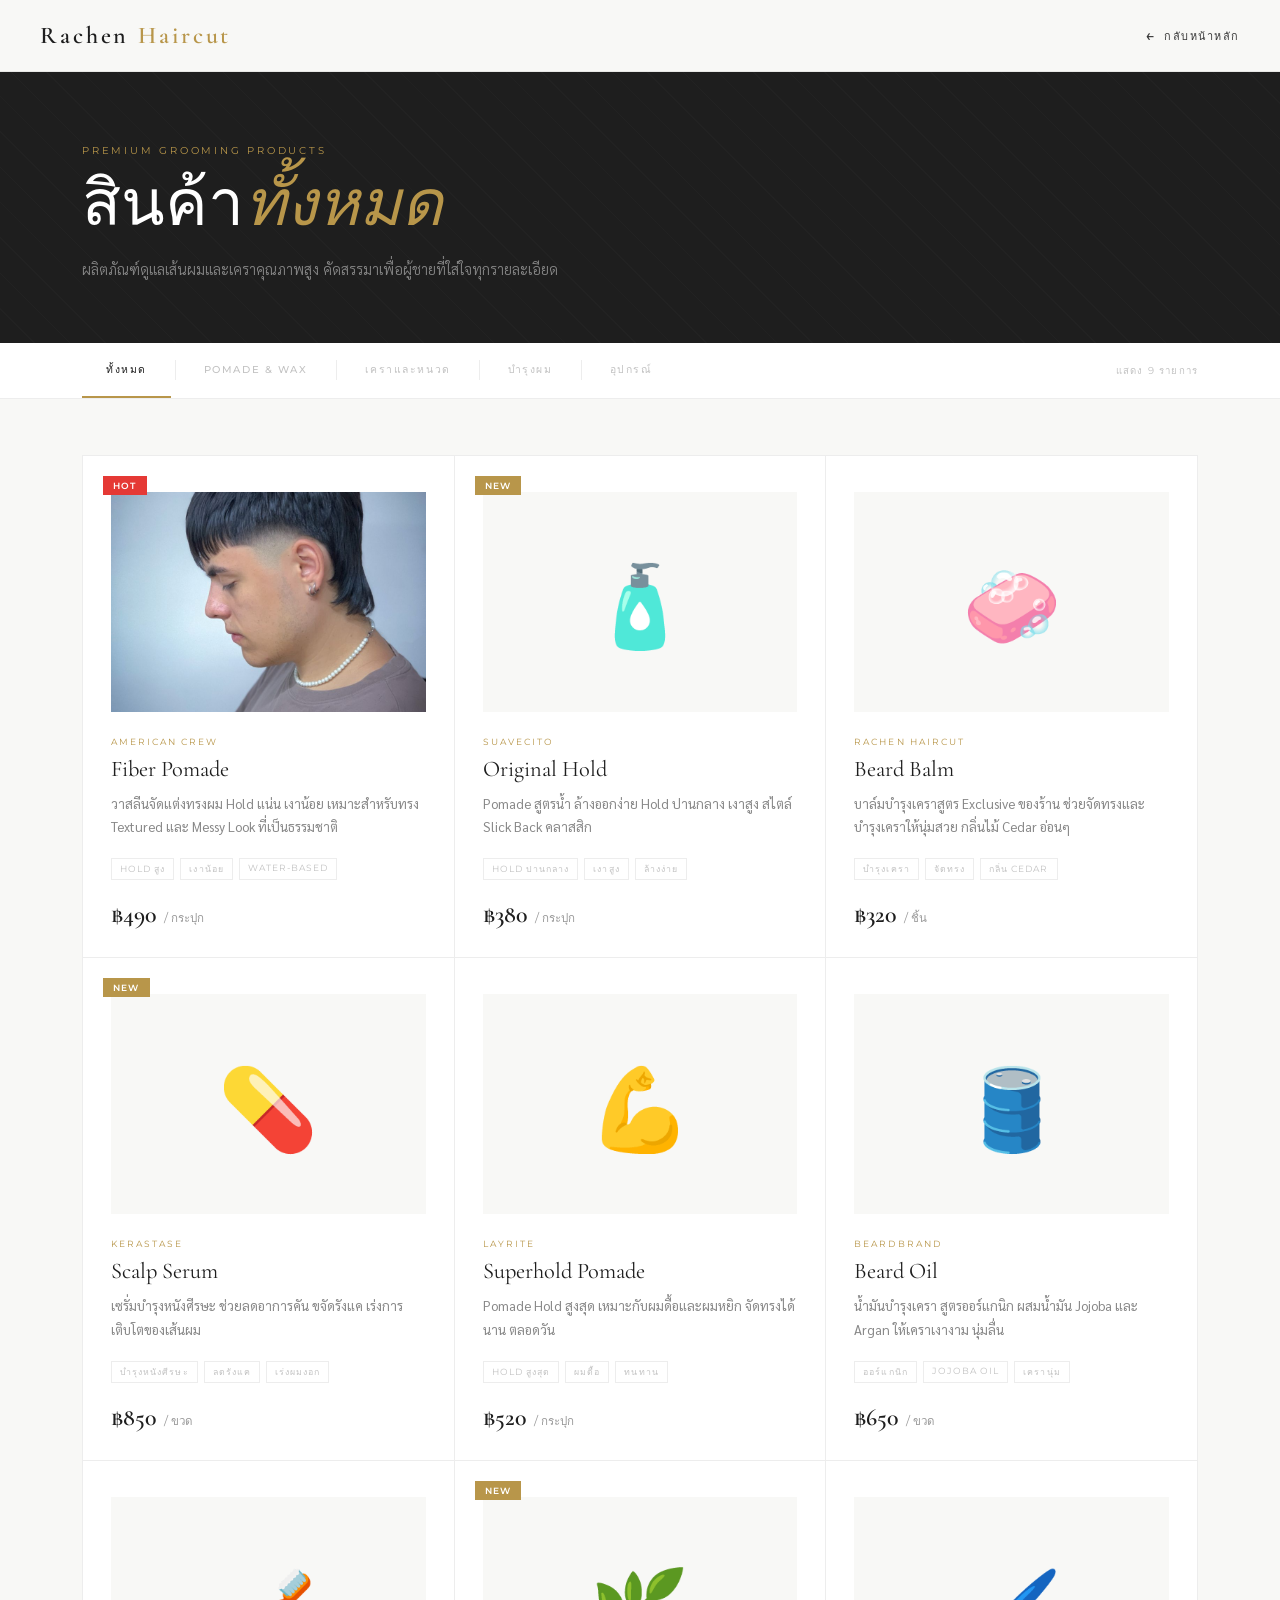
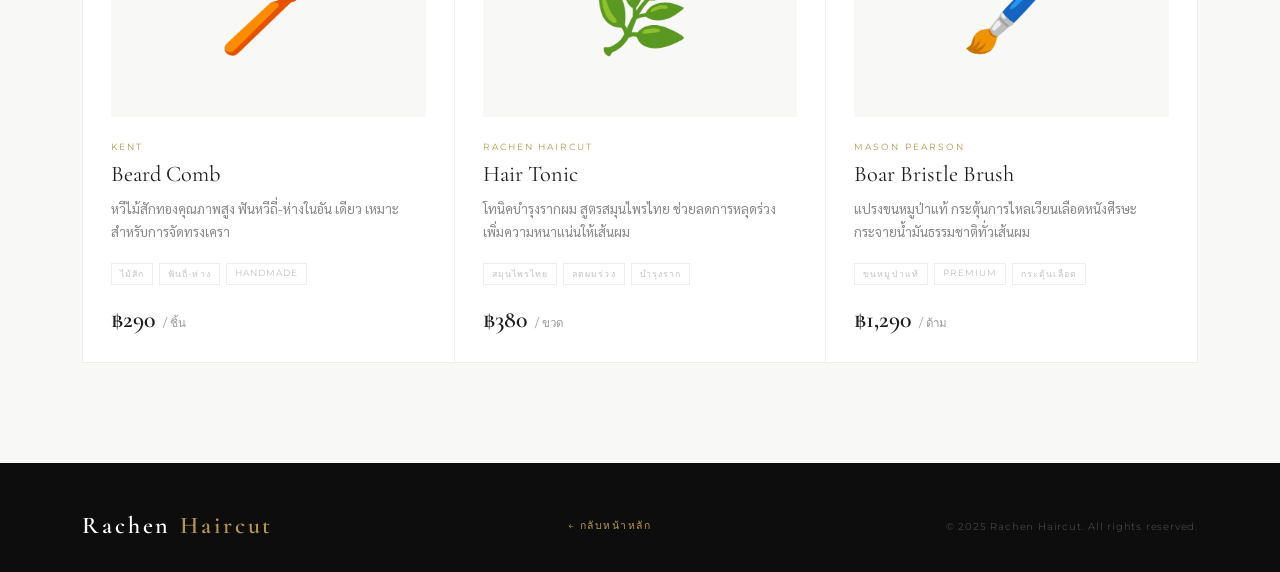
<file: products.html>
<!DOCTYPE html>
<html lang="th">
<head>
  <meta charset="UTF-8" />
  <meta name="viewport" content="width=device-width, initial-scale=1.0" />
  <title>สินค้าทั้งหมด — Rachen Haircut</title>
  <link rel="preconnect" href="https://fonts.googleapis.com" />
  <link href="https://fonts.googleapis.com/css2?family=Cormorant+Garamond:wght@300;400;600&family=Montserrat:wght@300;400;500;600&family=Sarabun:wght@300;400;500&display=swap" rel="stylesheet" />
  <style>
    :root {
      --white:    #FFFFFF;
      --off-white:#F8F8F6;
      --light:    #EDEDED;
      --mid:      #C2C2C2;
      --dark:     #3A3A3A;
      --charcoal: #1E1E1E;
      --black:    #0D0D0D;
      --gold:     #B8964A;
      --font-d: 'Cormorant Garamond', serif;
      --font-u: 'Montserrat', sans-serif;
      --font-b: 'Sarabun', sans-serif;
      --tr: 0.35s cubic-bezier(0.4,0,0.2,1);
    }

    *, *::before, *::after { box-sizing: border-box; margin: 0; padding: 0; }
    html { scroll-behavior: smooth; }
    body { background: var(--off-white); color: var(--charcoal); font-family: var(--font-b); }

    /* ── NAVBAR ── */
    #navbar {
      position: fixed; top: 0; left: 0; right: 0; z-index: 999;
      height: 72px; padding: 0 40px;
      display: flex; align-items: center; justify-content: space-between;
      background: rgba(248,248,246,0.92);
      backdrop-filter: blur(12px);
      border-bottom: 1px solid rgba(0,0,0,0.07);
    }
    .nav-logo {
      font-family: var(--font-d); font-size: 1.5rem; font-weight: 600;
      color: var(--charcoal); letter-spacing: 0.12em; text-decoration: none;
    }
    .nav-logo span { color: var(--gold); }
    .nav-back {
      display: flex; align-items: center; gap: 8px;
      font-family: var(--font-u); font-size: 0.68rem; font-weight: 500;
      letter-spacing: 0.14em; text-transform: uppercase;
      color: var(--dark); text-decoration: none;
      transition: color var(--tr);
    }
    .nav-back:hover { color: var(--gold); }
    .nav-back::before { content: '←'; font-size: 1rem; }

    /* ── HERO BANNER ── */
    .hero-banner {
      margin-top: 72px;
      background: var(--charcoal);
      padding: 72px 0 60px;
      position: relative; overflow: hidden;
    }
    .hero-banner::before {
      content: '';
      position: absolute; inset: 0;
      background: repeating-linear-gradient(
        45deg, transparent, transparent 24px,
        rgba(255,255,255,0.015) 24px, rgba(255,255,255,0.015) 25px
      );
    }
    .hero-banner-inner {
      max-width: 1180px; margin: 0 auto; padding: 0 32px;
      position: relative;
    }
    .hero-eyebrow {
      font-family: var(--font-u); font-size: 0.62rem;
      letter-spacing: 0.28em; text-transform: uppercase;
      color: var(--gold); margin-bottom: 14px;
    }
    .hero-title {
      font-family: var(--font-d); font-size: clamp(2.5rem, 5vw, 4.5rem);
      font-weight: 300; color: var(--white); line-height: 1.1;
      margin-bottom: 16px;
    }
    .hero-title em { font-style: italic; color: var(--gold); }
    .hero-desc {
      font-size: 0.92rem; color: #888; line-height: 1.8;
      font-weight: 300; max-width: 480px;
    }

    /* ── CONTAINER ── */
    .container { max-width: 1180px; margin: 0 auto; padding: 0 32px; }

    /* ── FILTER BAR ── */
    .filter-section {
      background: var(--white);
      border-bottom: 1px solid var(--light);
      padding: 0;
      position: sticky; top: 72px; z-index: 99;
    }
    .filter-inner {
      max-width: 1180px; margin: 0 auto; padding: 0 32px;
      display: flex; align-items: center; gap: 0;
      overflow-x: auto;
    }
    .filter-btn {
      padding: 18px 24px;
      font-family: var(--font-u); font-size: 0.65rem;
      font-weight: 500; letter-spacing: 0.15em;
      text-transform: uppercase; color: var(--mid);
      border: none; background: none; cursor: pointer;
      border-bottom: 2px solid transparent;
      transition: all var(--tr); white-space: nowrap;
    }
    .filter-btn:hover { color: var(--charcoal); }
    .filter-btn.active { color: var(--charcoal); border-bottom-color: var(--gold); }
    .filter-divider { width: 1px; height: 20px; background: var(--light); margin: 0 4px; }
    .filter-count {
      margin-left: auto; padding: 18px 0;
      font-family: var(--font-u); font-size: 0.6rem;
      letter-spacing: 0.12em; text-transform: uppercase;
      color: var(--mid); white-space: nowrap;
      flex-shrink: 0;
    }

    /* ── PRODUCT GRID ── */
    .products-section { padding: 56px 0 100px; }
    .products-grid {
      display: grid;
      grid-template-columns: repeat(3, 1fr);
      gap: 1px;
      background: var(--light);
      border: 1px solid var(--light);
    }
    .product-card {
      background: var(--white);
      padding: 36px 28px 28px;
      position: relative; overflow: hidden;
      cursor: pointer;
      transition: var(--tr);
      display: flex; flex-direction: column;
    }
    .product-card:hover { background: var(--off-white); }
    .product-card:hover .product-img-wrap img { transform: scale(1.06); }
    .product-card:hover .product-cta { background: var(--gold); }

    /* Badge */
    .product-badge {
      position: absolute; top: 20px; left: 20px;
      font-family: var(--font-u); font-size: 0.55rem;
      font-weight: 600; letter-spacing: 0.14em;
      text-transform: uppercase; padding: 4px 10px;
      background: var(--charcoal); color: var(--white);
    }
    .product-badge.new    { background: var(--gold); }
    .product-badge.hot    { background: #E53935; }
    .product-badge.sale   { background: #1976D2; }

    /* Image */
    .product-img-wrap {
      height: 220px; display: flex;
      align-items: center; justify-content: center;
      overflow: hidden; margin-bottom: 24px;
      background: var(--off-white);
    }
    .product-img-wrap img {
      width: 100%; height: 100%; object-fit: cover;
      transition: transform 0.5s ease;
    }
    .product-img-wrap .emoji-placeholder {
      font-size: 5rem; transition: transform 0.5s ease;
    }
    .product-card:hover .emoji-placeholder { transform: scale(1.1); }

    .product-brand {
      font-family: var(--font-u); font-size: 0.58rem;
      letter-spacing: 0.22em; text-transform: uppercase;
      color: var(--gold); margin-bottom: 8px;
    }
    .product-name {
      font-family: var(--font-d); font-size: 1.4rem;
      font-weight: 400; color: var(--charcoal);
      margin-bottom: 10px;
    }
    .product-desc {
      font-size: 0.83rem; color: #888;
      line-height: 1.75; margin-bottom: 20px;
      flex: 1;
    }
    .product-tags { display: flex; gap: 6px; flex-wrap: wrap; margin-bottom: 20px; }
    .product-tag {
      font-family: var(--font-u); font-size: 0.55rem;
      letter-spacing: 0.12em; text-transform: uppercase;
      padding: 3px 8px; border: 1px solid var(--light);
      color: var(--mid);
    }
    .product-footer {
      display: flex; align-items: center;
      justify-content: space-between; margin-top: auto;
    }
    .product-price {
      font-family: var(--font-d); font-size: 1.5rem;
      font-weight: 600; color: var(--charcoal);
    }
    .product-price span {
      font-size: 0.72rem; font-family: var(--font-u);
      color: #999; font-weight: 400; margin-left: 2px;
    }
    .product-cta {
      padding: 10px 20px; background: var(--charcoal);
      color: var(--white); border: none; cursor: pointer;
      font-family: var(--font-u); font-size: 0.62rem;
      font-weight: 600; letter-spacing: 0.14em;
      text-transform: uppercase; transition: background var(--tr);
    }

    /* ── EMPTY STATE ── */
    .empty-state {
      grid-column: 1/-1;
      padding: 80px 32px; text-align: center;
      background: var(--white);
    }
    .empty-icon { font-size: 3rem; margin-bottom: 16px; }
    .empty-text {
      font-family: var(--font-d); font-size: 1.5rem;
      font-weight: 300; color: var(--mid);
    }

    /* ── FADE IN ── */
    .fade-up {
      opacity: 0; transform: translateY(24px);
      transition: opacity 0.6s ease, transform 0.6s ease;
    }
    .fade-up.visible { opacity: 1; transform: translateY(0); }
    .stagger-1 { transition-delay: 0.05s; }
    .stagger-2 { transition-delay: 0.1s; }
    .stagger-3 { transition-delay: 0.15s; }
    .stagger-4 { transition-delay: 0.2s; }
    .stagger-5 { transition-delay: 0.25s; }
    .stagger-6 { transition-delay: 0.3s; }

    /* ── FOOTER ── */
    #footer { background: var(--black); padding: 48px 0 32px; }
    .footer-inner {
      max-width: 1180px; margin: 0 auto; padding: 0 32px;
      display: flex; justify-content: space-between; align-items: center;
      flex-wrap: wrap; gap: 20px;
    }
    .footer-logo {
      font-family: var(--font-d); font-size: 1.5rem;
      font-weight: 600; color: var(--white); letter-spacing: 0.12em;
    }
    .footer-logo span { color: var(--gold); }
    .footer-copy {
      font-family: var(--font-u); font-size: 0.62rem;
      color: #444; letter-spacing: 0.08em;
    }
    .footer-link {
      font-family: var(--font-u); font-size: 0.65rem;
      letter-spacing: 0.14em; text-transform: uppercase;
      color: var(--gold); text-decoration: none;
      transition: opacity var(--tr);
    }
    .footer-link:hover { opacity: 0.7; }

    /* ── RESPONSIVE ── */
    @media (max-width: 900px) {
      .products-grid { grid-template-columns: 1fr 1fr; }
    }
    @media (max-width: 600px) {
      .products-grid { grid-template-columns: 1fr; }
      #navbar { padding: 0 20px; }
      .hero-banner { padding: 48px 0 40px; }
    }
  </style>
</head>
<body>

  <!-- NAVBAR -->
  <nav id="navbar">
    <a class="nav-logo" href="index.html">Rachen <span>Haircut</span></a>
    <a class="nav-back" href="index.html">กลับหน้าหลัก</a>
  </nav>

  <!-- HERO -->
  <div class="hero-banner">
    <div class="hero-banner-inner">
      <p class="hero-eyebrow">Premium Grooming Products</p>
      <h1 class="hero-title">สินค้า<em>ทั้งหมด</em></h1>
      <p class="hero-desc">ผลิตภัณฑ์ดูแลเส้นผมและเคราคุณภาพสูง คัดสรรมาเพื่อผู้ชายที่ใส่ใจทุกรายละเอียด</p>
    </div>
  </div>

  <!-- FILTER BAR -->
  <div class="filter-section">
    <div class="filter-inner">
      <button class="filter-btn active" onclick="filterProducts('all', this)">ทั้งหมด</button>
      <div class="filter-divider"></div>
      <button class="filter-btn" onclick="filterProducts('pomade', this)">Pomade & Wax</button>
      <div class="filter-divider"></div>
      <button class="filter-btn" onclick="filterProducts('beard', this)">เคราและหนวด</button>
      <div class="filter-divider"></div>
      <button class="filter-btn" onclick="filterProducts('care', this)">บำรุงผม</button>
      <div class="filter-divider"></div>
      <button class="filter-btn" onclick="filterProducts('tool', this)">อุปกรณ์</button>
      <div class="filter-count" id="filter-count">แสดง 0 รายการ</div>
    </div>
  </div>

  <!-- PRODUCTS -->
  <section class="products-section">
    <div class="container">
      <div class="products-grid" id="products-grid">
        <!-- render by JS -->
      </div>
    </div>
  </section>

  <!-- FOOTER -->
  <footer id="footer">
    <div class="footer-inner">
      <div class="footer-logo">Rachen <span>Haircut</span></div>
      <a class="footer-link" href="index.html">← กลับหน้าหลัก</a>
      <span class="footer-copy">© 2025 Rachen Haircut. All rights reserved.</span>
    </div>
  </footer>

  <script>
  /* ════════════════════════════════════════
     ข้อมูลสินค้า — เพิ่ม/แก้ไขได้ที่นี่
     emoji: ใส่ emoji หรือเปลี่ยนเป็น img src ได้
  ════════════════════════════════════════ */
  const products = [
    {
      id: 1, category: 'pomade',
      brand: 'American Crew', name: 'Fiber Pomade',
      desc: 'วาสลีนจัดแต่งทรงผม Hold แน่น เงาน้อย เหมาะสำหรับทรง Textured และ Messy Look ที่เป็นธรรมชาติ',
      price: 490, unit: 'กระปุก',
      emoji: '🪮', badge: 'hot',
      tags: ['Hold สูง', 'เงาน้อย', 'Water-based'],
      img: 'images/mullet.jpg' // ← ใส่ path รูปได้ที่นี่ เช่น 'images/pomade.jpg'
    },
    {
      id: 2, category: 'pomade',
      brand: 'Suavecito', name: 'Original Hold',
      desc: 'Pomade สูตรน้ำ ล้างออกง่าย Hold ปานกลาง เงาสูง สไตล์ Slick Back คลาสสิก',
      price: 380, unit: 'กระปุก',
      emoji: '🧴', badge: 'new',
      tags: ['Hold ปานกลาง', 'เงาสูง', 'ล้างง่าย'],
      img: ''
    },
    {
      id: 3, category: 'beard',
      brand: 'Rachen Haircut', name: 'Beard Balm',
      desc: 'บาล์มบำรุงเคราสูตร Exclusive ของร้าน ช่วยจัดทรงและบำรุงเคราให้นุ่มสวย กลิ่นไม้ Cedar อ่อนๆ',
      price: 320, unit: 'ชิ้น',
      emoji: '🧼', badge: '',
      tags: ['บำรุงเครา', 'จัดทรง', 'กลิ่น Cedar'],
      img: ''
    },
    {
      id: 4, category: 'care',
      brand: 'Kerastase', name: 'Scalp Serum',
      desc: 'เซรั่มบำรุงหนังศีรษะ ช่วยลดอาการคัน ขจัดรังแค เร่งการเติบโตของเส้นผม',
      price: 850, unit: 'ขวด',
      emoji: '💊', badge: 'new',
      tags: ['บำรุงหนังศีรษะ', 'ลดรังแค', 'เร่งผมงอก'],
      img: ''
    },
    {
      id: 5, category: 'pomade',
      brand: 'Layrite', name: 'Superhold Pomade',
      desc: 'Pomade Hold สูงสุด เหมาะกับผมดื้อและผมหยิก จัดทรงได้นาน ตลอดวัน',
      price: 520, unit: 'กระปุก',
      emoji: '💪', badge: '',
      tags: ['Hold สูงสุด', 'ผมดื้อ', 'ทนทาน'],
      img: ''
    },
    {
      id: 6, category: 'beard',
      brand: 'Beardbrand', name: 'Beard Oil',
      desc: 'น้ำมันบำรุงเครา สูตรออร์แกนิก ผสมน้ำมัน Jojoba และ Argan ให้เคราเงางาม นุ่มลื่น',
      price: 650, unit: 'ขวด',
      emoji: '🛢️', badge: '',
      tags: ['ออร์แกนิก', 'Jojoba Oil', 'เครานุ่ม'],
      img: ''
    },
    {
      id: 7, category: 'tool',
      brand: 'Kent', name: 'Beard Comb',
      desc: 'หวีไม้สักทองคุณภาพสูง ฟันหวีถี่-ห่างในอัน เดียว เหมาะสำหรับการจัดทรงเครา',
      price: 290, unit: 'ชิ้น',
      emoji: '🪥', badge: '',
      tags: ['ไม้สัก', 'ฟันถี่-ห่าง', 'Handmade'],
      img: ''
    },
    {
      id: 8, category: 'care',
      brand: 'Rachen Haircut', name: 'Hair Tonic',
      desc: 'โทนิคบำรุงรากผม สูตรสมุนไพรไทย ช่วยลดการหลุดร่วง เพิ่มความหนาแน่นให้เส้นผม',
      price: 380, unit: 'ขวด',
      emoji: '🌿', badge: 'new',
      tags: ['สมุนไพรไทย', 'ลดผมร่วง', 'บำรุงราก'],
      img: ''
    },
    {
      id: 9, category: 'tool',
      brand: 'Mason Pearson', name: 'Boar Bristle Brush',
      desc: 'แปรงขนหมูป่าแท้ กระตุ้นการไหลเวียนเลือดหนังศีรษะ กระจายน้ำมันธรรมชาติทั่วเส้นผม',
      price: 1290, unit: 'ด้าม',
      emoji: '🖌️', badge: '',
      tags: ['ขนหมูป่าแท้', 'Premium', 'กระตุ้นเลือด'],
      img: ''
    },
  ];

  const badgeLabel = { hot: 'HOT', new: 'NEW', sale: 'SALE' };
  let currentFilter = 'all';

  /* ── Render ── */
  function renderProducts(filter) {
    const grid = document.getElementById('products-grid');
    const list = filter === 'all' ? products : products.filter(p => p.category === filter);

    document.getElementById('filter-count').textContent = `แสดง ${list.length} รายการ`;

    if (list.length === 0) {
      grid.innerHTML = `
        <div class="empty-state">
          <div class="empty-icon">🔍</div>
          <div class="empty-text">ไม่พบสินค้าในหมวดนี้</div>
        </div>`;
      return;
    }

    grid.innerHTML = list.map((p, i) => `
      <div class="product-card fade-up stagger-${(i % 6) + 1}">
        ${p.badge ? `<div class="product-badge ${p.badge}">${badgeLabel[p.badge]}</div>` : ''}
        <div class="product-img-wrap">
          ${p.img
            ? `<img src="${p.img}" alt="${p.name}" />`
            : `<div class="emoji-placeholder">${p.emoji}</div>`
          }
        </div>
        <p class="product-brand">${p.brand}</p>
        <h3 class="product-name">${p.name}</h3>
        <p class="product-desc">${p.desc}</p>
        <div class="product-tags">
          ${p.tags.map(t => `<span class="product-tag">${t}</span>`).join('')}
        </div>
        <div class="product-footer">
          <div class="product-price">฿${p.price.toLocaleString()} <span>/ ${p.unit}</span></div>
        </div>
      </div>`).join('');

    // trigger scroll observer
    observeCards();
  }

  /* ── Filter ── */
  function filterProducts(cat, btn) {
    currentFilter = cat;
    document.querySelectorAll('.filter-btn').forEach(b => b.classList.remove('active'));
    btn.classList.add('active');
    renderProducts(cat);
  }

  /* ── Scroll Animation ── */
  function observeCards() {
    const obs = new IntersectionObserver((entries) => {
      entries.forEach(e => { if (e.isIntersecting) e.target.classList.add('visible'); });
    }, { threshold: 0.08 });
    document.querySelectorAll('.fade-up').forEach(el => obs.observe(el));
  }

  /* ── Init ── */
  renderProducts('all');
  </script>
</body>
</html>
</file>
<file: style.css>
/* ============================================================
   style.css — Rachen Haircut
   แก้ไขสี ขนาด และ Layout ได้ในไฟล์นี้
============================================================ */

/* ── CSS Variables (แก้สีทั้งหมดได้ที่นี่) ── */
:root {
  --white:    #FFFFFF;
  --off-white:#F8F8F6;
  --light:    #EDEDED;
  --mid:      #C2C2C2;
  --dark:     #3A3A3A;
  --charcoal: #1E1E1E;
  --black:    #0D0D0D;
  --gold:     #B8964A;
  --gold-lt:  #D4B06A;

  --font-display: 'Cormorant Garamond', serif;
  --font-ui:      'Montserrat', sans-serif;
  --font-body:    'Sarabun', sans-serif;

  --radius: 2px;
  --transition: 0.35s cubic-bezier(0.4, 0, 0.2, 1);
}

/* ── Reset ── */
*, *::before, *::after { box-sizing: border-box; margin: 0; padding: 0; }
html { scroll-behavior: smooth; font-size: 16px; }
body {
  background: var(--off-white);
  color: var(--charcoal);
  font-family: var(--font-body);
  overflow-x: hidden;
}

/* ── Utility ── */
.container { max-width: 1180px; margin: 0 auto; padding: 0 32px; }
.section-label {
  font-family: var(--font-ui);
  font-size: 0.65rem;
  font-weight: 600;
  letter-spacing: 0.25em;
  text-transform: uppercase;
  color: var(--gold);
  margin-bottom: 12px;
}
.section-title {
  font-family: var(--font-display);
  font-size: clamp(2rem, 4vw, 3.2rem);
  font-weight: 300;
  color: var(--charcoal);
  line-height: 1.15;
  margin-bottom: 18px;
}
.divider {
  width: 40px; height: 1px;
  background: var(--gold);
  margin-bottom: 32px;
}
.btn {
  display: inline-block;
  font-family: var(--font-ui);
  font-size: 0.72rem;
  font-weight: 600;
  letter-spacing: 0.18em;
  text-transform: uppercase;
  padding: 14px 36px;
  border: none;
  cursor: pointer;
  transition: var(--transition);
  text-decoration: none;
}
.btn-dark { background: var(--charcoal); color: var(--white); }
.btn-dark:hover { background: var(--gold); color: var(--white); }
.btn-outline { background: transparent; color: var(--charcoal); border: 1px solid var(--charcoal); }
.btn-outline:hover { background: var(--charcoal); color: var(--white); }

/* ════════════════════════════════════════════
   NAVBAR
════════════════════════════════════════════ */
#navbar {
  position: fixed;
  top: 0; left: 0; right: 0;
  z-index: 999;
  padding: 0 40px;
  height: 72px;
  display: flex;
  align-items: center;
  justify-content: space-between;
  background: rgba(248, 248, 246, 0.92);
  backdrop-filter: blur(12px);
  border-bottom: 1px solid rgba(0,0,0,0.07);
  transition: var(--transition);
}
.nav-logo {
  font-family: var(--font-display);
  font-size: 1.5rem;
  font-weight: 600;
  color: var(--charcoal);
  letter-spacing: 0.12em;
  text-decoration: none;
}
.nav-logo span { color: var(--gold); }
.nav-links { display: flex; gap: 36px; list-style: none; }
.nav-links a {
  font-family: var(--font-ui);
  font-size: 0.7rem;
  font-weight: 500;
  letter-spacing: 0.16em;
  text-transform: uppercase;
  color: var(--dark);
  text-decoration: none;
  transition: color var(--transition);
  position: relative;
}
.nav-links a::after {
  content: '';
  position: absolute;
  bottom: -4px; left: 0;
  width: 0; height: 1px;
  background: var(--gold);
  transition: width var(--transition);
}
.nav-links a:hover { color: var(--charcoal); }
.nav-links a:hover::after { width: 100%; }
.nav-cta {
  font-family: var(--font-ui);
  font-size: 0.68rem;
  font-weight: 600;
  letter-spacing: 0.16em;
  text-transform: uppercase;
  padding: 10px 24px;
  background: var(--charcoal);
  color: var(--white);
  border: none;
  cursor: pointer;
  transition: var(--transition);
  text-decoration: none;
}
.nav-cta:hover { background: var(--gold); }

/* ════════════════════════════════════════════
   HERO
════════════════════════════════════════════ */
#hero {
  padding-top: 72px;
  min-height: 100vh;
  display: grid;
  grid-template-columns: 1fr 1fr;
  position: relative;
  overflow: hidden;
}
.hero-left {
  background: var(--white);
  display: flex;
  align-items: center;
  padding: 80px 64px 80px 80px;
}
.hero-left-inner { max-width: 480px; }
.hero-eyebrow {
  font-family: var(--font-ui);
  font-size: 0.65rem;
  letter-spacing: 0.3em;
  text-transform: uppercase;
  color: var(--gold);
  margin-bottom: 20px;
}
.hero-title {
  font-family: var(--font-display);
  font-size: clamp(3rem, 5vw, 5.5rem);
  font-weight: 300;
  line-height: 1.05;
  color: var(--charcoal);
  margin-bottom: 28px;
}
.hero-title em { font-style: italic; color: var(--gold); }
.hero-desc {
  font-size: 0.95rem;
  line-height: 1.9;
  color: #6a6a6a;
  margin-bottom: 40px;
  font-weight: 300;
}
.hero-actions { display: flex; gap: 16px; align-items: center; }
.hero-right { background: var(--charcoal); position: relative; overflow: hidden; }
.hero-right-bg {
  position: absolute; inset: 0;
  background:
    repeating-linear-gradient(
      45deg,
      transparent,
      transparent 24px,
      rgba(255,255,255,0.015) 24px,
      rgba(255,255,255,0.015) 25px
    ),
    linear-gradient(160deg, #2a2a2a 0%, #111 100%);
}
.hero-scissors {
  position: absolute;
  top: 50%; left: 50%;
  transform: translate(-50%, -50%);
  font-size: 11rem;
  opacity: 0.06;
  user-select: none;
}
.hero-badge {
  position: absolute;
  bottom: 48px; right: 48px;
  width: 120px; height: 120px;
  border: 1px solid rgba(184,150,74,0.5);
  border-radius: 50%;
  display: flex;
  flex-direction: column;
  align-items: center;
  justify-content: center;
  text-align: center;
}
.hero-badge-text {
  font-family: var(--font-display);
  font-size: 1.8rem;
  font-weight: 600;
  color: var(--gold);
  line-height: 1;
}
.hero-badge-sub {
  font-family: var(--font-ui);
  font-size: 0.5rem;
  letter-spacing: 0.2em;
  text-transform: uppercase;
  color: var(--mid);
  margin-top: 6px;
}
.hero-stats {
  position: absolute;
  top: 48px; left: 48px;
  display: flex;
  flex-direction: column;
  gap: 24px;
}
.hero-stat-num {
  font-family: var(--font-display);
  font-size: 2rem;
  font-weight: 600;
  color: var(--white);
  line-height: 1;
}
.hero-stat-lbl {
  font-family: var(--font-ui);
  font-size: 0.55rem;
  letter-spacing: 0.2em;
  text-transform: uppercase;
  color: var(--mid);
}

/* ════════════════════════════════════════════
   SECTION 1 — แนะนำทรงผม
════════════════════════════════════════════ */
#styles { padding: 120px 0; background: var(--off-white); }
.styles-header {
  display: flex;
  justify-content: space-between;
  align-items: flex-end;
  margin-bottom: 60px;
}
.styles-grid {
  display: grid;
  grid-template-columns: repeat(4, 1fr);
  gap: 24px;
}
.style-card {
  background: var(--white);
  border: 1px solid var(--light);
  overflow: hidden;
  position: relative;
  cursor: pointer;
  transition: var(--transition);
}
.style-card:hover { box-shadow: 0 20px 60px rgba(0,0,0,0.08); transform: translateY(-4px); }
.style-card-img {
  height: 280px;
  background: var(--light);
  display: flex;
  align-items: center;
  justify-content: center;
  font-size: 5rem;
  position: relative;
  overflow: hidden;
  transition: var(--transition);
}
.style-card:hover .style-card-img { filter: brightness(0.9); }
.style-card-img .img-overlay {
  position: absolute; inset: 0;
  background: linear-gradient(to bottom, transparent 50%, rgba(0,0,0,0.2));
}
.style-card-body { padding: 20px 22px 24px; }
.style-card-name {
  font-family: var(--font-display);
  font-size: 1.25rem;
  font-weight: 400;
  color: var(--charcoal);
  margin-bottom: 6px;
}
.style-card-desc { font-size: 0.82rem; color: #888; line-height: 1.7; font-weight: 300; }
.style-card-tag {
  display: inline-block;
  margin-top: 12px;
  font-family: var(--font-ui);
  font-size: 0.6rem;
  letter-spacing: 0.15em;
  text-transform: uppercase;
  padding: 4px 10px;
  border: 1px solid var(--gold);
  color: var(--gold);
}
.style-card-img.c1 { background: #e8e4df; }
.style-card-img.c2 { background: #e0e3e8; }
.style-card-img.c3 { background: #e4e0e8; }
.style-card-img.c4 { background: #e8e8e0; }

/* ════════════════════════════════════════════
   SECTION 2 — จองคิว
════════════════════════════════════════════ */
#booking {
  background: var(--charcoal);
  padding: 120px 0;
  position: relative;
  overflow: hidden;
}
#booking::before {
  content: '';
  position: absolute; inset: 0;
  background: repeating-linear-gradient(
    90deg,
    transparent,
    transparent 39px,
    rgba(255,255,255,0.02) 39px,
    rgba(255,255,255,0.02) 40px
  );
}
.booking-inner {
  position: relative;
  display: grid;
  grid-template-columns: 1fr 1fr;
  gap: 80px;
  align-items: start;
}
.booking-info .section-title { color: var(--white); }
.booking-desc { font-size: 0.92rem; line-height: 1.9; color: #aaa; font-weight: 300; margin-bottom: 36px; }
.booking-features { list-style: none; display: flex; flex-direction: column; gap: 12px; }
.booking-features li { display: flex; align-items: center; gap: 12px; font-size: 0.85rem; color: #ccc; }
.booking-features li::before { content: ''; width: 20px; height: 1px; background: var(--gold); flex-shrink: 0; }
.booking-form { background: var(--white); padding: 48px 40px; }
.form-title {
  font-family: var(--font-display);
  font-size: 1.5rem;
  font-weight: 400;
  color: var(--charcoal);
  margin-bottom: 32px;
}
.form-group { margin-bottom: 20px; }
.form-label {
  display: block;
  font-family: var(--font-ui);
  font-size: 0.62rem;
  font-weight: 600;
  letter-spacing: 0.18em;
  text-transform: uppercase;
  color: #888;
  margin-bottom: 8px;
}
.form-control {
  width: 100%;
  padding: 13px 16px;
  border: 1px solid var(--light);
  background: var(--off-white);
  font-family: var(--font-body);
  font-size: 0.9rem;
  color: var(--charcoal);
  outline: none;
  transition: border-color var(--transition);
}
.form-control:focus { border-color: var(--gold); background: var(--white); }
.form-row { display: grid; grid-template-columns: 1fr 1fr; gap: 16px; }
.form-select {
  width: 100%;
  padding: 13px 16px;
  border: 1px solid var(--light);
  background: var(--off-white);
  font-family: var(--font-body);
  font-size: 0.9rem;
  color: var(--charcoal);
  outline: none;
  appearance: none;
  cursor: pointer;
  transition: border-color var(--transition);
}
.form-select:focus { border-color: var(--gold); }
.form-select-wrap { position: relative; }
.form-select-wrap::after {
  content: '›';
  position: absolute;
  right: 16px; top: 50%;
  transform: translateY(-50%) rotate(90deg);
  color: var(--gold);
  font-size: 1rem;
  pointer-events: none;
}
.form-submit {
  width: 100%;
  padding: 16px;
  background: var(--charcoal);
  color: var(--white);
  border: none;
  font-family: var(--font-ui);
  font-size: 0.7rem;
  font-weight: 600;
  letter-spacing: 0.2em;
  text-transform: uppercase;
  cursor: pointer;
  transition: var(--transition);
  margin-top: 8px;
}
.form-submit:hover { background: var(--gold); }

/* ════════════════════════════════════════════
   SECTION 3 — สินค้าแนะนำ
════════════════════════════════════════════ */
#products { padding: 120px 0; background: var(--white); }
.products-header {
  display: flex;
  justify-content: space-between;
  align-items: flex-end;
  margin-bottom: 60px;
}
.products-grid {
  display: grid;
  grid-template-columns: repeat(3, 1fr);
  gap: 1px;
  background: var(--light);
  border: 1px solid var(--light);
}
.product-card {
  background: var(--white);
  padding: 40px 32px;
  position: relative;
  overflow: hidden;
  cursor: pointer;
  transition: var(--transition);
}
.product-card:hover { background: var(--off-white); }
.product-card:hover .product-img { transform: scale(1.05); }
.product-img { height: 180px; display: flex; align-items: center; justify-content: center; font-size: 5rem; margin-bottom: 24px; transition: var(--transition); }
.product-brand { font-family: var(--font-ui); font-size: 0.58rem; letter-spacing: 0.22em; text-transform: uppercase; color: var(--gold); margin-bottom: 8px; }
.product-name { font-family: var(--font-display); font-size: 1.3rem; font-weight: 400; color: var(--charcoal); margin-bottom: 8px; }
.product-desc { font-size: 0.82rem; color: #888; line-height: 1.7; margin-bottom: 20px; }
.product-footer { display: flex; align-items: center; justify-content: space-between; }
.product-price { font-family: var(--font-display); font-size: 1.4rem; font-weight: 600; color: var(--charcoal); }
.product-price span { font-size: 0.7rem; font-family: var(--font-ui); color: #999; font-weight: 400; margin-left: 2px; }
.product-add {
  width: 36px; height: 36px;
  background: var(--charcoal);
  color: var(--white);
  border: none;
  cursor: pointer;
  font-size: 1.2rem;
  display: flex;
  align-items: center;
  justify-content: center;
  transition: var(--transition);
}
.product-add:hover { background: var(--gold); }

/* ════════════════════════════════════════════
   SECTION 4 — เรทราคา
════════════════════════════════════════════ */
#pricing { padding: 120px 0; background: var(--off-white); }
.pricing-inner { display: grid; grid-template-columns: 1fr 2fr; gap: 80px; align-items: start; }
.pricing-sticky { position: sticky; top: 100px; }
.pricing-note { margin-top: 28px; padding: 24px; background: var(--charcoal); color: var(--mid); font-size: 0.82rem; line-height: 1.8; font-weight: 300; }
.price-cat-title {
  font-family: var(--font-ui);
  font-size: 0.62rem;
  letter-spacing: 0.22em;
  text-transform: uppercase;
  color: var(--gold);
  padding-bottom: 16px;
  border-bottom: 1px solid var(--light);
  margin-bottom: 0;
}
.price-category { margin-bottom: 48px; }
.price-row {
  display: flex;
  align-items: center;
  justify-content: space-between;
  padding: 18px 0;
  border-bottom: 1px solid var(--light);
  transition: var(--transition);
}
.price-row:hover { padding-left: 12px; }
.price-row:hover .price-name { color: var(--gold); }
.price-left { display: flex; align-items: center; gap: 16px; }
.price-name { font-family: var(--font-display); font-size: 1.05rem; font-weight: 400; color: var(--charcoal); transition: color var(--transition); }
.price-time { font-family: var(--font-ui); font-size: 0.6rem; letter-spacing: 0.12em; color: #aaa; text-transform: uppercase; }
.price-amount { font-family: var(--font-display); font-size: 1.2rem; font-weight: 600; color: var(--charcoal); text-align: right; }
.price-amount small { display: block; font-family: var(--font-ui); font-size: 0.6rem; color: #aaa; font-weight: 400; }

/* ════════════════════════════════════════════
   FOOTER
════════════════════════════════════════════ */
#footer { background: var(--black); padding: 80px 0 40px; }
.footer-inner { display: grid; grid-template-columns: 2fr 1fr 1fr; gap: 64px; margin-bottom: 60px; }
.footer-brand-logo { font-family: var(--font-display); font-size: 2rem; font-weight: 600; color: var(--white); letter-spacing: 0.12em; margin-bottom: 16px; }
.footer-brand-logo span { color: var(--gold); }
.footer-desc { font-size: 0.85rem; color: #666; line-height: 1.8; font-weight: 300; }
.footer-col-title { font-family: var(--font-ui); font-size: 0.62rem; letter-spacing: 0.22em; text-transform: uppercase; color: var(--gold); margin-bottom: 20px; }
.footer-links { list-style: none; display: flex; flex-direction: column; gap: 10px; }
.footer-links a { font-size: 0.85rem; color: #666; text-decoration: none; transition: color var(--transition); }
.footer-links a:hover { color: var(--white); }
.footer-bottom { border-top: 1px solid #1f1f1f; padding-top: 28px; display: flex; justify-content: space-between; align-items: center; }
.footer-copy { font-family: var(--font-ui); font-size: 0.65rem; color: #444; letter-spacing: 0.08em; }

/* ════════════════════════════════════════════
   MODAL
════════════════════════════════════════════ */
.modal-overlay {
  position: fixed; inset: 0;
  background: rgba(0,0,0,0.7);
  z-index: 9999;
  display: flex;
  align-items: center;
  justify-content: center;
  opacity: 0;
  pointer-events: none;
  transition: opacity var(--transition);
}
.modal-overlay.open { opacity: 1; pointer-events: all; }
.modal-box {
  background: var(--white);
  padding: 56px 48px;
  max-width: 440px;
  width: 90%;
  text-align: center;
  transform: translateY(20px);
  transition: transform var(--transition);
}
.modal-overlay.open .modal-box { transform: translateY(0); }
.modal-icon { font-size: 3rem; margin-bottom: 20px; }
.modal-title { font-family: var(--font-display); font-size: 1.8rem; font-weight: 400; color: var(--charcoal); margin-bottom: 12px; }
.modal-desc { font-size: 0.88rem; color: #888; line-height: 1.8; margin-bottom: 32px; }
.modal-close {
  padding: 12px 40px;
  background: var(--charcoal);
  color: var(--white);
  border: none;
  font-family: var(--font-ui);
  font-size: 0.7rem;
  font-weight: 600;
  letter-spacing: 0.16em;
  text-transform: uppercase;
  cursor: pointer;
  transition: var(--transition);
}
.modal-close:hover { background: var(--gold); }

/* ════════════════════════════════════════════
   SCROLL ANIMATIONS
════════════════════════════════════════════ */
.fade-up { opacity: 0; transform: translateY(30px); transition: opacity 0.7s ease, transform 0.7s ease; }
.fade-up.visible { opacity: 1; transform: translateY(0); }
.stagger-1 { transition-delay: 0.1s; }
.stagger-2 { transition-delay: 0.2s; }
.stagger-3 { transition-delay: 0.3s; }
.stagger-4 { transition-delay: 0.4s; }

/* ════════════════════════════════════════════
   RESPONSIVE
════════════════════════════════════════════ */
@media (max-width: 1024px) {
  .styles-grid { grid-template-columns: repeat(2, 1fr); }
  .products-grid { grid-template-columns: 1fr 1fr; }
  .pricing-inner { grid-template-columns: 1fr; gap: 40px; }
  .pricing-sticky { position: static; }
}
@media (max-width: 768px) {
  #hero { grid-template-columns: 1fr; }
  .hero-right { display: none; }
  .hero-left { padding: 60px 32px; }
  .booking-inner { grid-template-columns: 1fr; gap: 40px; }
  .styles-header, .products-header { flex-direction: column; align-items: flex-start; gap: 16px; }
  .footer-inner { grid-template-columns: 1fr; gap: 32px; }
  .nav-links { display: none; }
  .products-grid { grid-template-columns: 1fr; }
  .form-row { grid-template-columns: 1fr; }
}
</file>
